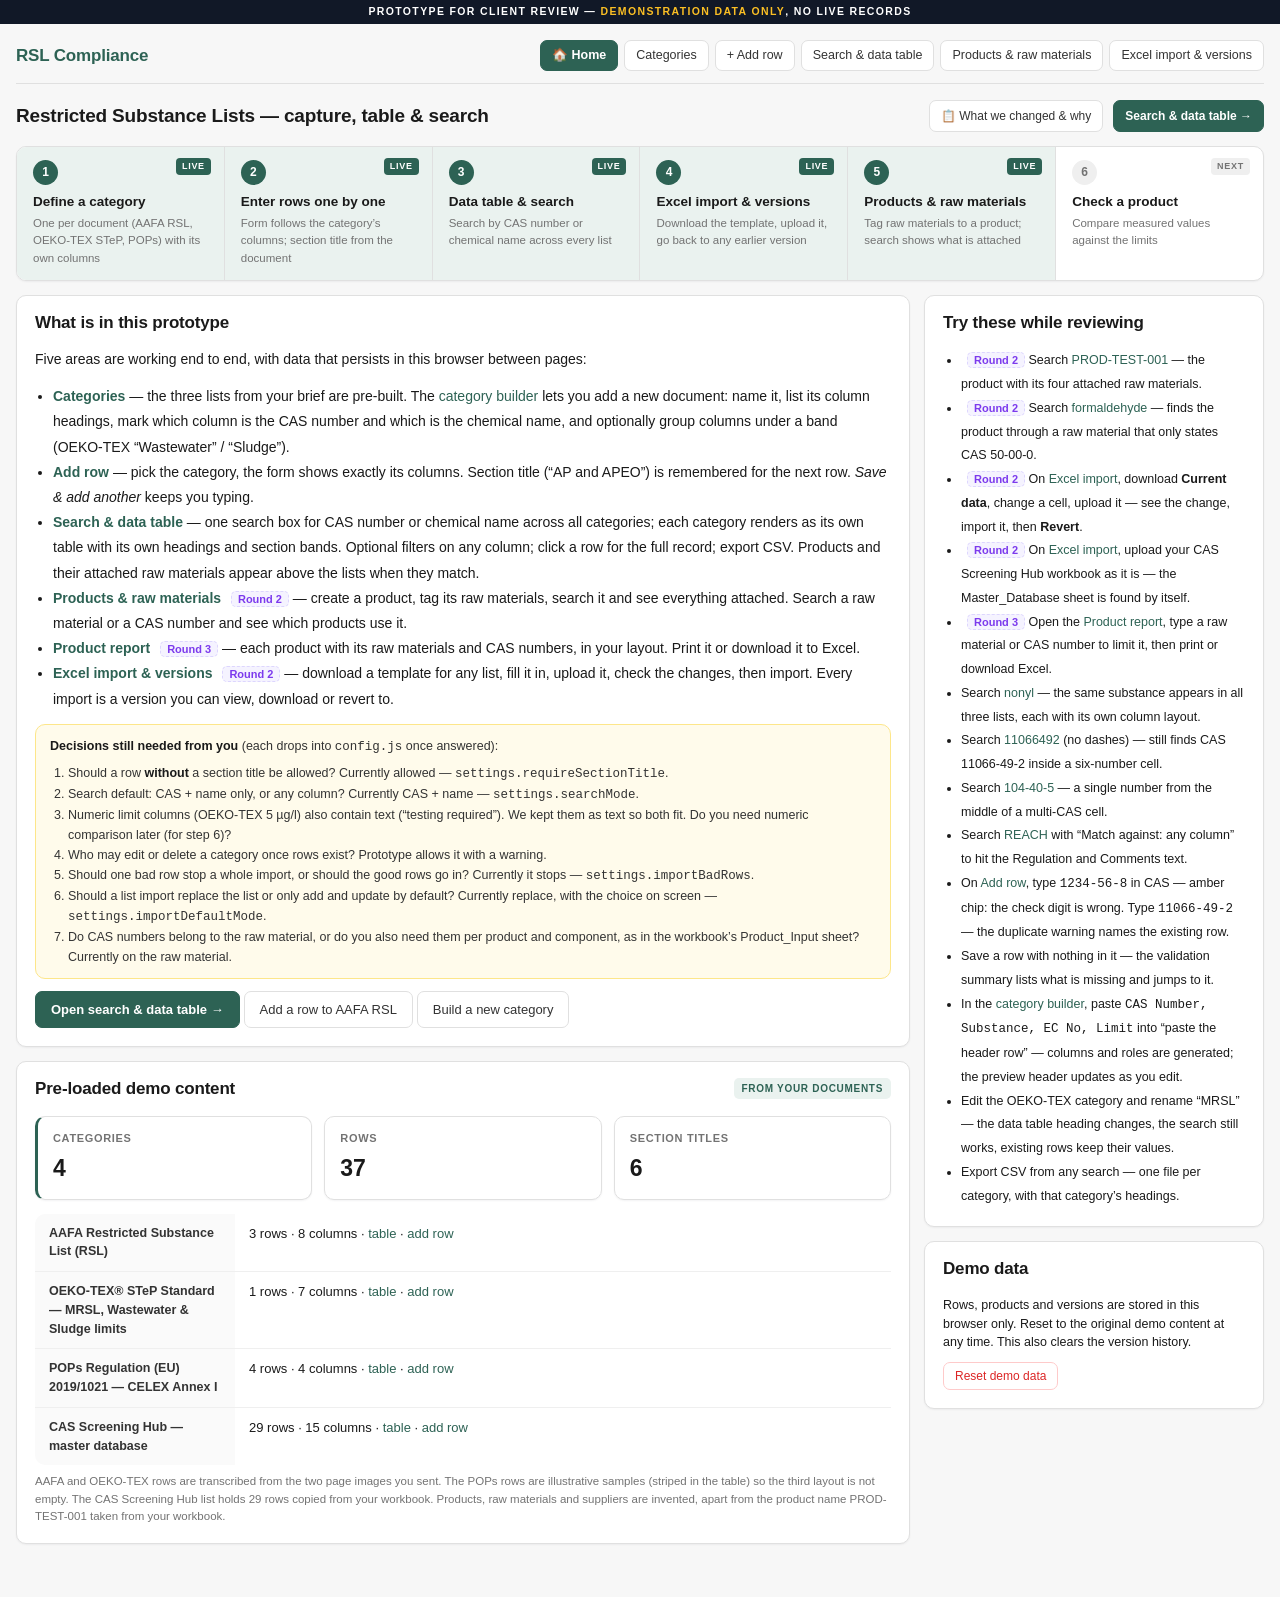
<file: prototype/index.html>
<!doctype html>
<html lang="en">
<head>
<meta charset="utf-8"><meta name="viewport" content="width=device-width, initial-scale=1">
<title>RSL / MRSL Compliance — Prototype</title>
<link rel="stylesheet" href="assets/css/theme.css">
<link rel="stylesheet" href="assets/css/print.css">
<link rel="stylesheet" href="assets/css/rsl.css">
</head>
<body>
<div class="proto-ribbon">Prototype for client review — <b>demonstration data only</b>, no live records</div>

<div class="page"><div class="wrap">
  <div class="pagebar">
    <h1>Restricted Substance Lists — capture, table &amp; search</h1>
    <span class="spacer"></span>
    <a class="btn sm" href="change-notes.html">&#128203; What we changed &amp; why</a>
    <a class="btn sm primary" href="data.html">Search &amp; data table &rarr;</a>
  </div>

  <div class="jsteps">
    <a class="jstep current" href="categories.html"><span class="tag">Live</span>
      <div class="n">1</div><div class="t">Define a category</div><div class="d">One per document (AAFA RSL, OEKO-TEX STeP, POPs) with its own columns</div></a>
    <a class="jstep current" href="entry.html"><span class="tag">Live</span>
      <div class="n">2</div><div class="t">Enter rows one by one</div><div class="d">Form follows the category’s columns; section title from the document</div></a>
    <a class="jstep current" href="data.html"><span class="tag">Live</span>
      <div class="n">3</div><div class="t">Data table &amp; search</div><div class="d">Search by CAS number or chemical name across every list</div></a>
    <a class="jstep current" href="import.html"><span class="tag">Live</span>
      <div class="n">4</div><div class="t">Excel import &amp; versions</div><div class="d">Download the template, upload it, go back to any earlier version</div></a>
    <a class="jstep current" href="products.html"><span class="tag">Live</span>
      <div class="n">5</div><div class="t">Products &amp; raw materials</div><div class="d">Tag raw materials to a product; search shows what is attached</div></a>
    <a class="jstep"><span class="tag draft">Next</span>
      <div class="n">6</div><div class="t">Check a product</div><div class="d">Compare measured values against the limits</div></a>
  </div>

  <div class="split">
    <div>
      <section class="card">
        <div class="ch"><h2>What is in this prototype</h2></div>
        <div class="cb">
          <p style="margin-top:0">Five areas are working end to end, with data that persists in this browser between pages:</p>
          <ul style="margin:0 0 12px;padding-left:18px;line-height:1.8">
            <li><a href="categories.html"><b>Categories</b></a> — the three lists from your brief are pre-built. The <a href="category-form.html">category builder</a> lets you add a new document: name it, list its column headings, mark which column is the CAS number and which is the chemical name, and optionally group columns under a band (OEKO-TEX “Wastewater” / “Sludge”).</li>
            <li><a href="entry.html?cat=aafa-rsl"><b>Add row</b></a> — pick the category, the form shows exactly its columns. Section title (“AP and APEO”) is remembered for the next row. <i>Save &amp; add another</i> keeps you typing.</li>
            <li><a href="data.html"><b>Search &amp; data table</b></a> — one search box for CAS number or chemical name across all categories; each category renders as its own table with its own headings and section bands. Optional filters on any column; click a row for the full record; export CSV. Products and their attached raw materials appear above the lists when they match.</li>
            <li><a href="products.html"><b>Products &amp; raw materials</b></a> <span class="rev">Round 2</span> — create a product, tag its raw materials, search it and see everything attached. Search a raw material or a CAS number and see which products use it.</li>
            <li><a href="report.html"><b>Product report</b></a> <span class="rev">Round 3</span> — each product with its raw materials and CAS numbers, in your layout. Print it or download it to Excel.</li>
<li><a href="import.html"><b>Excel import &amp; versions</b></a> <span class="rev">Round 2</span> — download a template for any list, fill it in, upload it, check the changes, then import. Every import is a version you can view, download or revert to.</li>
          </ul>
          <div class="callout warn"><b>Decisions still needed from you</b> (each drops into <code>config.js</code> once answered):
            <ol style="margin:6px 0 0;padding-left:18px">
              <li>Should a row <b>without</b> a section title be allowed? Currently allowed — <code>settings.requireSectionTitle</code>.</li>
              <li>Search default: CAS + name only, or any column? Currently CAS + name — <code>settings.searchMode</code>.</li>
              <li>Numeric limit columns (OEKO-TEX 5 µg/l) also contain text (“testing required”). We kept them as text so both fit. Do you need numeric comparison later (for step 6)?</li>
              <li>Who may edit or delete a category once rows exist? Prototype allows it with a warning.</li>
              <li>Should one bad row stop a whole import, or should the good rows go in? Currently it stops — <code>settings.importBadRows</code>.</li>
              <li>Should a list import replace the list or only add and update by default? Currently replace, with the choice on screen — <code>settings.importDefaultMode</code>.</li>
              <li>Do CAS numbers belong to the raw material, or do you also need them per product and component, as in the workbook’s Product_Input sheet? Currently on the raw material.</li>
            </ol>
          </div>
          <a class="btn primary" href="data.html">Open search &amp; data table &rarr;</a>
          <a class="btn" href="entry.html?cat=aafa-rsl">Add a row to AAFA RSL</a>
          <a class="btn" href="category-form.html">Build a new category</a>
        </div>
      </section>

      <section class="card">
        <div class="ch"><h2>Pre-loaded demo content</h2><span class="tag src">From your documents</span></div>
        <div class="cb">
          <div id="catKpis"></div>
          <div class="kv" id="demoKv" style="border:none"></div>
          <div class="hint" style="margin-top:8px">AAFA and OEKO-TEX rows are transcribed from the two page images you sent. The POPs rows are illustrative samples (striped in the table) so the third layout is not empty. The CAS Screening Hub list holds 29 rows copied from your workbook. Products, raw materials and suppliers are invented, apart from the product name PROD-TEST-001 taken from your workbook.</div>
        </div>
      </section>
    </div>

    <div>
      <section class="card">
        <div class="ch"><h2>Try these while reviewing</h2></div>
        <div class="cb"><ul style="margin:0;padding-left:18px;font-size:12.5px;line-height:1.9">
          <li><span class="rev">Round 2</span> Search <a href="products.html?q=PROD-TEST-001">PROD-TEST-001</a> — the product with its four attached raw materials.</li>
          <li><span class="rev">Round 2</span> Search <a href="products.html?q=formaldehyde">formaldehyde</a> — finds the product through a raw material that only states CAS 50-00-0.</li>
          <li><span class="rev">Round 2</span> On <a href="import.html?ds=oekotex-step">Excel import</a>, download <b>Current data</b>, change a cell, upload it — see the change, import it, then <b>Revert</b>.</li>
          <li><span class="rev">Round 2</span> On <a href="import.html?ds=cas-screening-master">Excel import</a>, upload your CAS Screening Hub workbook as it is — the Master_Database sheet is found by itself.</li>
          <li><span class="rev">Round 3</span> Open the <a href="report.html">Product report</a>, type a raw material or CAS number to limit it, then print or download Excel.</li>
          <li>Search <a href="data.html?q=nonyl">nonyl</a> — the same substance appears in all three lists, each with its own column layout.</li>
          <li>Search <a href="data.html?q=11066492">11066492</a> (no dashes) — still finds CAS 11066-49-2 inside a six-number cell.</li>
          <li>Search <a href="data.html?q=104-40-5">104-40-5</a> — a single number from the middle of a multi-CAS cell.</li>
          <li>Search <a href="data.html?q=REACH">REACH</a> with “Match against: any column” to hit the Regulation and Comments text.</li>
          <li>On <a href="entry.html?cat=oekotex-step">Add row</a>, type <code>1234-56-8</code> in CAS — amber chip: the check digit is wrong. Type <code>11066-49-2</code> — the duplicate warning names the existing row.</li>
          <li>Save a row with nothing in it — the validation summary lists what is missing and jumps to it.</li>
          <li>In the <a href="category-form.html">category builder</a>, paste <code>CAS Number, Substance, EC No, Limit</code> into “paste the header row” — columns and roles are generated; the preview header updates as you edit.</li>
          <li>Edit the OEKO-TEX category and rename “MRSL” — the data table heading changes, the search still works, existing rows keep their values.</li>
          <li>Export CSV from any search — one file per category, with that category’s headings.</li>
        </ul></div>
      </section>
      <section class="card">
        <div class="ch"><h2>Demo data</h2></div>
        <div class="cb">
          <p style="margin:0 0 10px;font-size:12.5px">Rows, products and versions are stored in this browser only. Reset to the original demo content at any time. This also clears the version history.</p>
          <button class="btn sm danger" type="button" id="btnReset">Reset demo data</button>
        </div>
      </section>
    </div>
  </div>
</div></div>

<script src="assets/js/config.js"></script>
<script src="assets/js/demo-data.js"></script>
<script src="assets/js/core.js"></script>
<script src="assets/js/rsl-common.js"></script>
<script>
  RSL.shell({ active: 'RSL' });
  (function () {
    const st = RSL.stats();
    UI.kpis('#catKpis', [
      { label: 'Categories', value: String(st.categories), accent: true },
      { label: 'Rows', value: String(st.entries) },
      { label: 'Section titles', value: String(st.sections) }
    ]);
    UI.kv('#demoKv', RSL.categories().map(c => [c.name, RSL.entries(c.id).length + ' rows · ' + c.columns.length + ' columns · <a href="data.html?cat=' + c.id + '">table</a> · <a href="entry.html?cat=' + c.id + '">add row</a>']));
    document.getElementById('btnReset').addEventListener('click', () => {
      if (confirm('Discard everything you added, including all versions, and restore the demo content?')) { RSL.reset(); location.reload(); }
    });
  })();
</script>
</body>
</html>
</file>
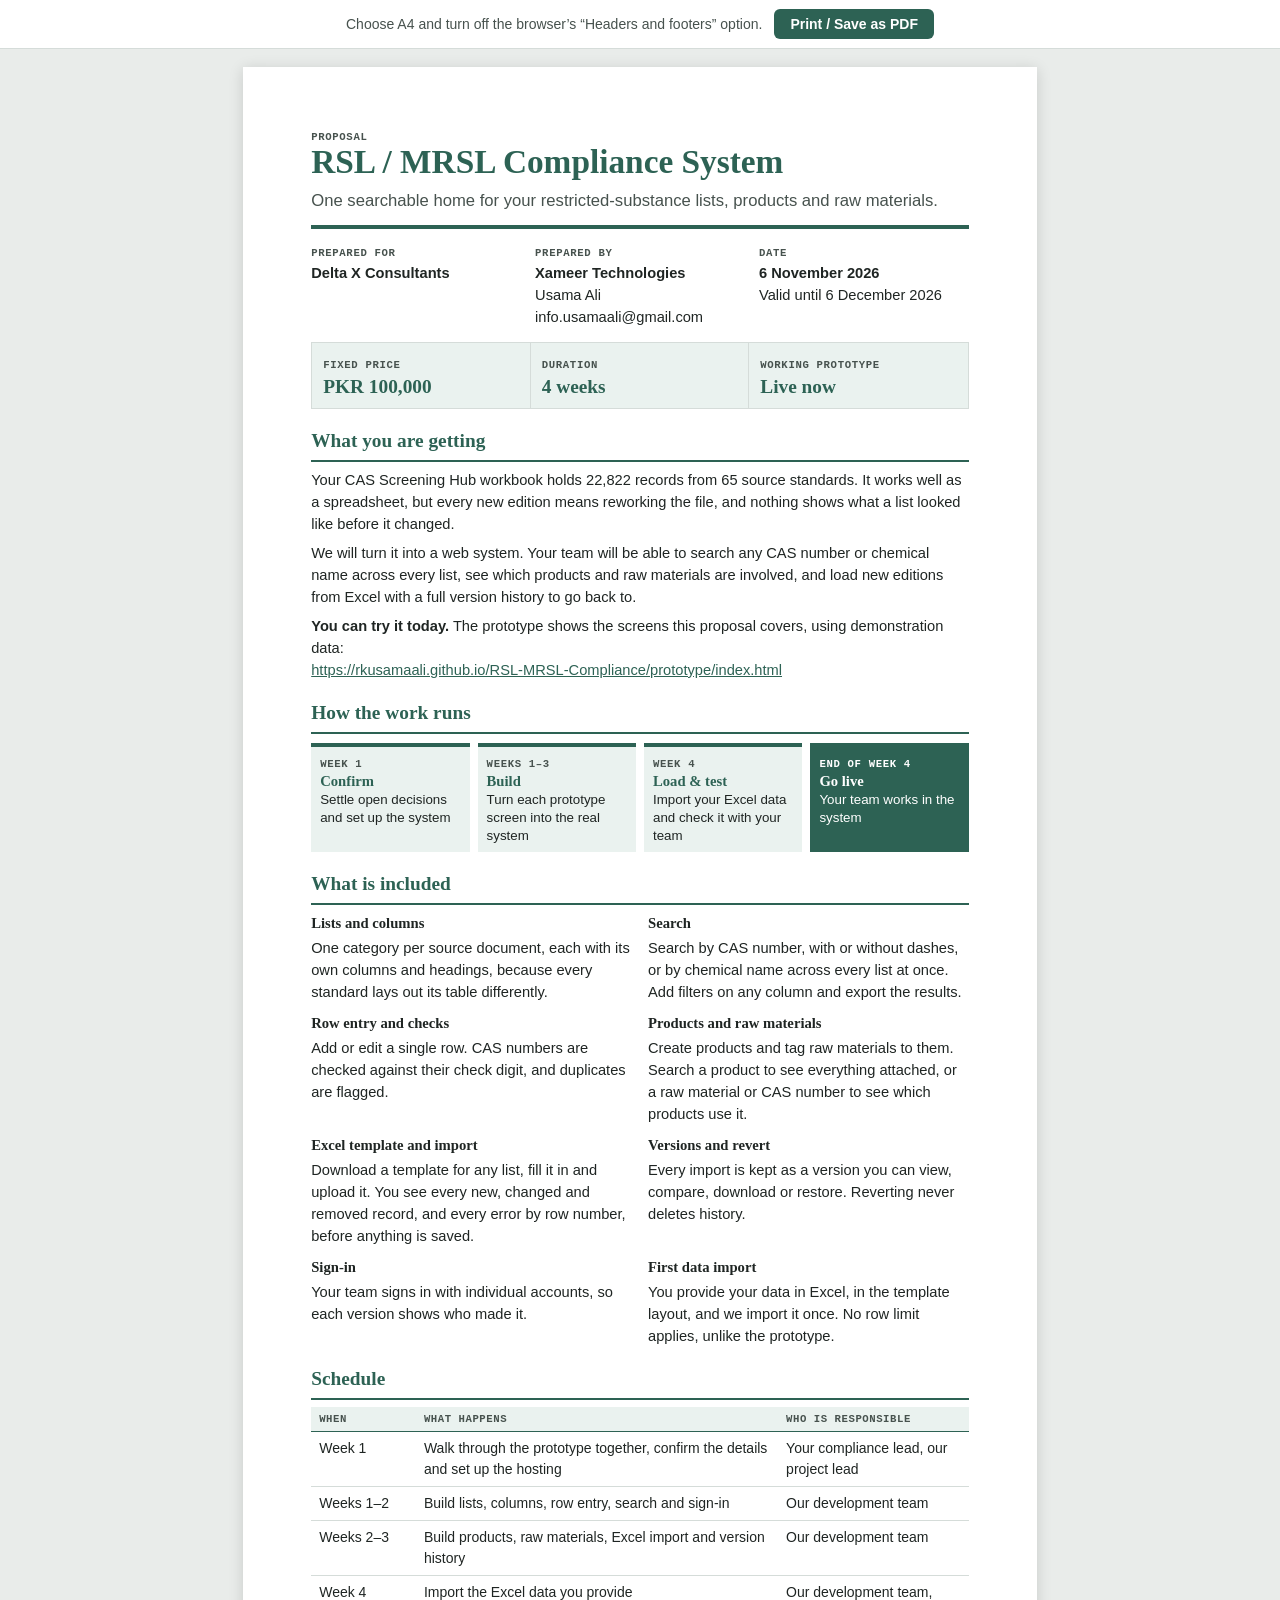
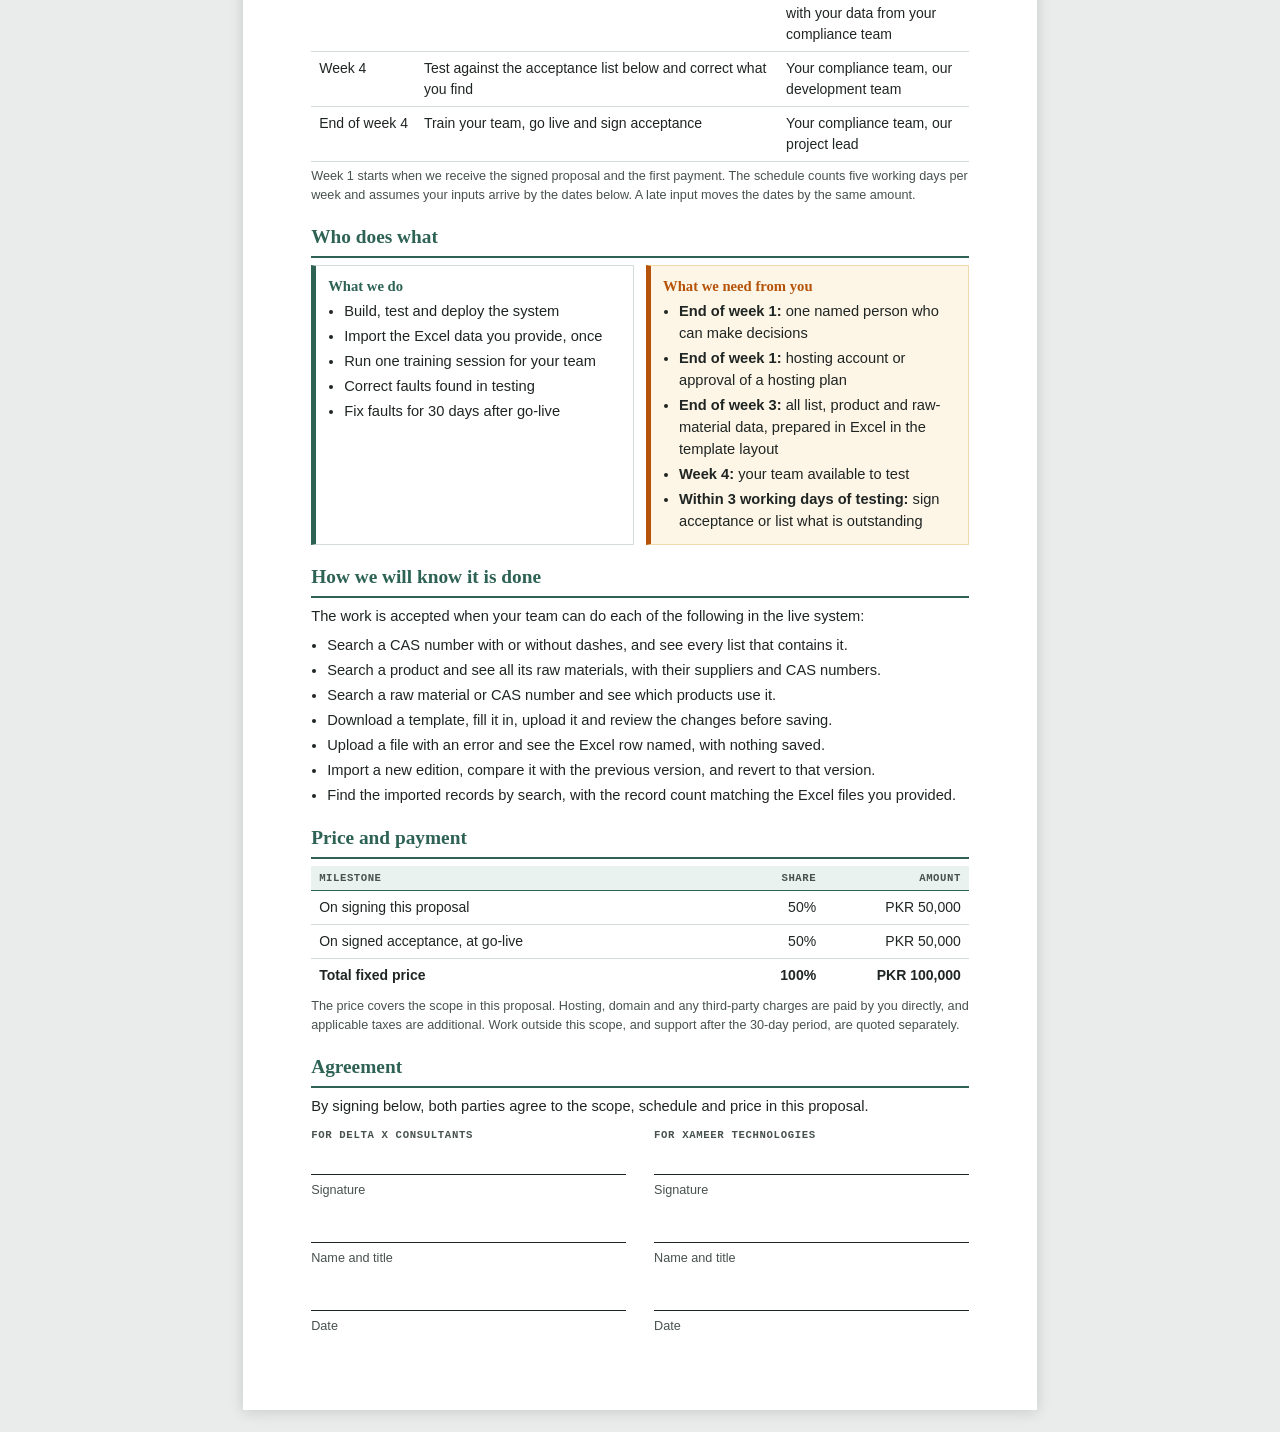
<file: proposal/RSL-MRSL-Compliance-Proposal.html>
<!doctype html>
<html lang="en">
<head>
<meta charset="utf-8">
<meta name="viewport" content="width=device-width, initial-scale=1">
<title>RSL / MRSL Compliance System — Proposal for Delta X Consultants</title>
<style>
  :root{
    --accent:#2d6254; --accent-lo:#eaf2ef; --ink:#1f2523; --ink-2:#47524e; --rule:#d5dcd9;
    --signal:#b45309; --signal-lo:#fdf5e6; --signal-rule:#efd9ad;
    --serif:Georgia,"Times New Roman",serif;
    --sans:Calibri,Carlito,"Segoe UI",Helvetica,Arial,sans-serif;
    --mono:Consolas,Menlo,monospace;
  }
  *{box-sizing:border-box}
  html{-webkit-print-color-adjust:exact;print-color-adjust:exact}
  body{margin:0;background:#e9ecea;color:var(--ink);font:11pt/1.5 var(--sans)}
  .sheet{width:210mm;margin:18px auto;padding:17mm 18mm;background:#fff;box-shadow:0 2px 14px rgba(0,0,0,.14)}
  .printbar{position:sticky;top:0;z-index:5;display:flex;justify-content:center;gap:12px;align-items:center;padding:9px;background:#fff;border-bottom:1px solid var(--rule);font-size:10.5pt;color:var(--ink-2)}
  .printbar button{font:600 10.5pt var(--sans);color:#fff;background:var(--accent);border:0;border-radius:6px;padding:7px 16px;cursor:pointer}

  h1,h2,h3{font-family:var(--serif);font-weight:700;color:var(--accent);margin:0}
  h1{font-size:25pt;line-height:1.15}
  h2{font-size:14.5pt;margin:0 0 7px;padding-bottom:4px;border-bottom:1.5pt solid var(--accent);break-after:avoid}
  h3{font-size:11pt;color:var(--ink);margin:0 0 3px}
  p{margin:0 0 7px}
  a{color:var(--accent)}
  section{margin-top:18px}
  .lab{font:600 8pt var(--mono);letter-spacing:.06em;text-transform:uppercase;color:var(--ink-2)}
  .note{font-size:9.5pt;color:var(--ink-2)}
  ul{margin:0;padding-left:16px}
  li{margin-bottom:3px}

  .mast{display:flex;justify-content:space-between;gap:20px;align-items:flex-end;padding-bottom:12px;border-bottom:3pt solid var(--accent)}
  .mast .sub{font-size:12.5pt;color:var(--ink-2);margin-top:6px}
  .parties{display:grid;grid-template-columns:1fr 1fr 1fr;gap:14px;margin-top:11px}
  .parties div b{display:block;font-size:11pt}
  .metrics{display:grid;grid-template-columns:repeat(3,1fr);gap:0;margin-top:14px;border:1px solid var(--rule)}
  .metrics > div{padding:9px 11px;border-right:1px solid var(--rule);background:var(--accent-lo)}
  .metrics > div:last-child{border-right:0}
  .metrics b{display:block;font:700 14.5pt var(--serif);color:var(--accent);line-height:1.3;white-space:nowrap}

  table{width:100%;border-collapse:collapse;font-size:10.5pt}
  th{font:600 8pt var(--mono);letter-spacing:.05em;text-transform:uppercase;text-align:left;color:var(--ink-2);background:var(--accent-lo);padding:6px 8px;border-bottom:1pt solid var(--accent)}
  td{padding:6px 8px;border-bottom:.5pt solid var(--rule);vertical-align:top}
  tr{break-inside:avoid}
  td.nw{white-space:nowrap}
  td.num,th.num{text-align:right;white-space:nowrap}
  tfoot td{font-weight:700;border-top:1pt solid var(--accent);border-bottom:0}

  .stages{display:grid;grid-template-columns:repeat(4,1fr);gap:8px;margin-top:9px}
  .stage{border-top:3pt solid var(--accent);background:var(--accent-lo);padding:7px 9px;font-size:10pt;line-height:1.35}
  .stage b{display:block;font-family:var(--serif);font-size:11pt;color:var(--accent)}
  .stage.end{background:var(--accent);color:#fff}
  .stage.end b,.stage.end .lab{color:#fff}

  .scope{display:grid;grid-template-columns:1fr 1fr;gap:9px 16px}
  .scope > div{break-inside:avoid}
  .yours{border:1px solid var(--signal-rule);border-left:4pt solid var(--signal);background:var(--signal-lo);padding:9px 12px;break-inside:avoid}
  .yours h3{color:var(--signal);font-family:var(--serif)}
  .two{display:grid;grid-template-columns:1fr 1fr;gap:12px;margin-top:4px}
  .ours{border:1px solid var(--rule);border-left:4pt solid var(--accent);padding:9px 12px;break-inside:avoid}
  .ours h3{color:var(--accent);font-family:var(--serif)}
  .keep{break-inside:avoid}
  ol.points{margin:0;padding-left:19px}
  ol.points li{margin-bottom:3px}

  .sign{display:grid;grid-template-columns:1fr 1fr;gap:28px;margin-top:12px}
  .line{border-bottom:.75pt solid var(--ink);height:34px;margin-bottom:3px}
  .sign .row{margin-bottom:9px}

  @page{size:A4;margin:15mm 16mm 16mm;
    @bottom-left{content:"RSL / MRSL Compliance System — Proposal";font:8pt Calibri,Carlito,Arial,sans-serif;color:#47524e}
    @bottom-right{content:"Page " counter(page) " of " counter(pages);font:8pt Calibri,Carlito,Arial,sans-serif;color:#47524e}
  }
  @media print{
    body{background:#fff;font-size:10.5pt}
    .printbar{display:none}
    .sheet{width:auto;margin:0;padding:0;box-shadow:none}
    a{text-decoration:none}
  }
  @media (max-width:800px){.sheet{width:auto;margin:0;padding:18px}}
</style>
</head>
<body>

<div class="printbar">
  <span>Choose A4 and turn off the browser’s “Headers and footers” option.</span>
  <button type="button" onclick="window.print()">Print / Save as PDF</button>
</div>

<main class="sheet">

  <header class="mast">
    <div>
      <div class="lab">Proposal</div>
      <h1>RSL / MRSL Compliance System</h1>
      <div class="sub">One searchable home for your restricted-substance lists, products and raw materials.</div>
    </div>
  </header>

  <div class="parties">
    <div><span class="lab">Prepared for</span><b>Delta X Consultants</b></div>
    <div><span class="lab">Prepared by</span><b>Xameer Technologies</b>Usama Ali<br>info.usamaali@gmail.com</div>
    <div><span class="lab">Date</span><b>6 November 2026</b>Valid until 6 December 2026</div>
  </div>

  <div class="metrics">
    <div><span class="lab">Fixed price</span><b>PKR 100,000</b></div>
    <div><span class="lab">Duration</span><b>4 weeks</b></div>
    <div><span class="lab">Working prototype</span><b>Live now</b></div>
  </div>

  <section>
    <h2>What you are getting</h2>
    <p>Your CAS Screening Hub workbook holds 22,822 records from 65 source standards. It works well as a spreadsheet, but every new edition means reworking the file, and nothing shows what a list looked like before it changed.</p>
    <p>We will turn it into a web system. Your team will be able to search any CAS number or chemical name across every list, see which products and raw materials are involved, and load new editions from Excel with a full version history to go back to.</p>
    <p><b>You can try it today.</b> The prototype shows the screens this proposal covers, using demonstration data:<br>
    <a href="https://rkusamaali.github.io/RSL-MRSL-Compliance/prototype/index.html">https://rkusamaali.github.io/RSL-MRSL-Compliance/prototype/index.html</a></p>
  </section>

  <section>
    <h2>How the work runs</h2>
    <div class="stages">
      <div class="stage"><span class="lab">Week 1</span><b>Confirm</b>Settle open decisions and set up the system</div>
      <div class="stage"><span class="lab">Weeks 1–3</span><b>Build</b>Turn each prototype screen into the real system</div>
      <div class="stage"><span class="lab">Week 4</span><b>Load &amp; test</b>Import your Excel data and check it with your team</div>
      <div class="stage end"><span class="lab">End of week 4</span><b>Go live</b>Your team works in the system</div>
    </div>
  </section>

  <section>
    <h2>What is included</h2>
    <div class="scope">
      <div><h3>Lists and columns</h3>One category per source document, each with its own columns and headings, because every standard lays out its table differently.</div>
      <div><h3>Search</h3>Search by CAS number, with or without dashes, or by chemical name across every list at once. Add filters on any column and export the results.</div>
      <div><h3>Row entry and checks</h3>Add or edit a single row. CAS numbers are checked against their check digit, and duplicates are flagged.</div>
      <div><h3>Products and raw materials</h3>Create products and tag raw materials to them. Search a product to see everything attached, or a raw material or CAS number to see which products use it.</div>
      <div><h3>Excel template and import</h3>Download a template for any list, fill it in and upload it. You see every new, changed and removed record, and every error by row number, before anything is saved.</div>
      <div><h3>Versions and revert</h3>Every import is kept as a version you can view, compare, download or restore. Reverting never deletes history.</div>
      <div><h3>Sign-in</h3>Your team signs in with individual accounts, so each version shows who made it.</div>
      <div><h3>First data import</h3>You provide your data in Excel, in the template layout, and we import it once. No row limit applies, unlike the prototype.</div>
    </div>
  </section>

  <section>
    <h2>Schedule</h2>
    <table>
      <thead><tr><th style="width:13%">When</th><th>What happens</th><th style="width:29%">Who is responsible</th></tr></thead>
      <tbody>
        <tr><td class="nw">Week 1</td><td>Walk through the prototype together, confirm the details and set up the hosting</td><td>Your compliance lead, our project lead</td></tr>
        <tr><td class="nw">Weeks 1–2</td><td>Build lists, columns, row entry, search and sign-in</td><td>Our development team</td></tr>
        <tr><td class="nw">Weeks 2–3</td><td>Build products, raw materials, Excel import and version history</td><td>Our development team</td></tr>
        <tr><td class="nw">Week 4</td><td>Import the Excel data you provide</td><td>Our development team, with your data from your compliance team</td></tr>
        <tr><td class="nw">Week 4</td><td>Test against the acceptance list below and correct what you find</td><td>Your compliance team, our development team</td></tr>
        <tr><td class="nw">End of week 4</td><td>Train your team, go live and sign acceptance</td><td>Your compliance team, our project lead</td></tr>
      </tbody>
    </table>
    <p class="note" style="margin-top:5px">Week 1 starts when we receive the signed proposal and the first payment. The schedule counts five working days per week and assumes your inputs arrive by the dates below. A late input moves the dates by the same amount.</p>
  </section>

  <section>
    <h2>Who does what</h2>
    <div class="two">
      <div class="ours">
        <h3>What we do</h3>
        <ul>
          <li>Build, test and deploy the system</li>
          <li>Import the Excel data you provide, once</li>
          <li>Run one training session for your team</li>
          <li>Correct faults found in testing</li>
          <li>Fix faults for 30 days after go-live</li>
        </ul>
      </div>
      <div class="yours">
        <h3>What we need from you</h3>
        <ul>
          <li><b>End of week 1:</b> one named person who can make decisions</li>
          <li><b>End of week 1:</b> hosting account or approval of a hosting plan</li>
          <li><b>End of week 3:</b> all list, product and raw-material data, prepared in Excel in the template layout</li>
          <li><b>Week 4:</b> your team available to test</li>
          <li><b>Within 3 working days of testing:</b> sign acceptance or list what is outstanding</li>
        </ul>
      </div>
    </div>
  </section>

  <section>
    <h2>How we will know it is done</h2>
    <p>The work is accepted when your team can do each of the following in the live system:</p>
    <ul>
      <li>Search a CAS number with or without dashes, and see every list that contains it.</li>
      <li>Search a product and see all its raw materials, with their suppliers and CAS numbers.</li>
      <li>Search a raw material or CAS number and see which products use it.</li>
      <li>Download a template, fill it in, upload it and review the changes before saving.</li>
      <li>Upload a file with an error and see the Excel row named, with nothing saved.</li>
      <li>Import a new edition, compare it with the previous version, and revert to that version.</li>
      <li>Find the imported records by search, with the record count matching the Excel files you provided.</li>
    </ul>
  </section>

  <section class="keep">
    <h2>Price and payment</h2>
    <table>
      <thead><tr><th>Milestone</th><th style="width:16%" class="num">Share</th><th style="width:22%" class="num">Amount</th></tr></thead>
      <tbody>
        <tr><td>On signing this proposal</td><td class="num">50%</td><td class="num">PKR 50,000</td></tr>
        <tr><td>On signed acceptance, at go-live</td><td class="num">50%</td><td class="num">PKR 50,000</td></tr>
      </tbody>
      <tfoot><tr><td>Total fixed price</td><td class="num">100%</td><td class="num">PKR 100,000</td></tr></tfoot>
    </table>
    <p class="note" style="margin-top:5px">The price covers the scope in this proposal. Hosting, domain and any third-party charges are paid by you directly, and applicable taxes are additional. Work outside this scope, and support after the 30-day period, are quoted separately.</p>
  </section>

  <section class="keep">
    <h2>Agreement</h2>
    <p>By signing below, both parties agree to the scope, schedule and price in this proposal.</p>
    <div class="sign">
      <div>
        <div class="lab">For Delta X Consultants</div>
        <div class="row"><div class="line"></div><span class="note">Signature</span></div>
        <div class="row"><div class="line"></div><span class="note">Name and title</span></div>
        <div class="row"><div class="line"></div><span class="note">Date</span></div>
      </div>
      <div>
        <div class="lab">For Xameer Technologies</div>
        <div class="row"><div class="line"></div><span class="note">Signature</span></div>
        <div class="row"><div class="line"></div><span class="note">Name and title</span></div>
        <div class="row"><div class="line"></div><span class="note">Date</span></div>
      </div>
    </div>
  </section>

</main>
</body>
</html>
</file>
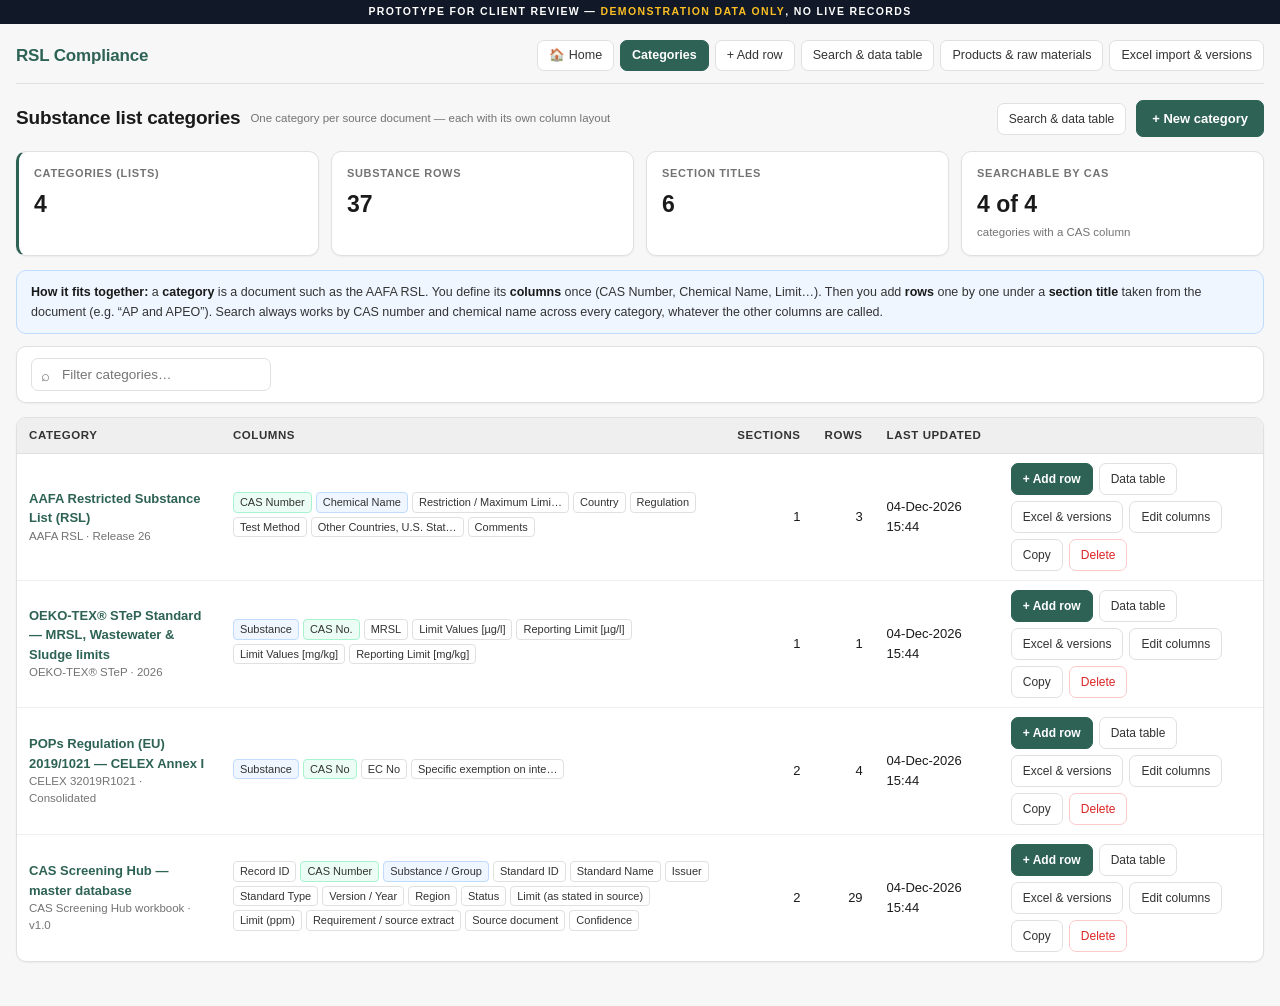
<file: prototype/categories.html>
<!doctype html>
<html lang="en">
<head>
<meta charset="utf-8">
<meta name="viewport" content="width=device-width, initial-scale=1">
<title>Categories — RSL Compliance Prototype</title>
<link rel="stylesheet" href="assets/css/theme.css">
<link rel="stylesheet" href="assets/css/print.css">
<link rel="stylesheet" href="assets/css/rsl.css">
</head>
<body>

<div class="proto-ribbon">Prototype for client review — <b>demonstration data only</b>, no live records</div>

<div class="page"><div class="wrap">

  <div class="pagebar">
    <h1>Substance list categories</h1>
    <span class="hint">One category per source document — each with its own column layout</span>
    <span class="spacer"></span>
    <a class="btn sm" href="data.html">Search &amp; data table</a>
    <a class="btn primary" href="category-form.html">+ New category</a>
  </div>

  <div id="kpis"></div>

  <div class="callout">
    <b>How it fits together:</b> a <b>category</b> is a document such as the AAFA RSL. You define its
    <b>columns</b> once (CAS Number, Chemical Name, Limit…). Then you add <b>rows</b> one by one under a
    <b>section title</b> taken from the document (e.g. “AP and APEO”). Search always works by CAS number and
    chemical name across every category, whatever the other columns are called.
  </div>

  <div id="list"></div>

</div></div>

<script src="assets/js/config.js"></script>
<script src="assets/js/demo-data.js"></script>
<script src="assets/js/core.js"></script>
<script src="assets/js/rsl-common.js"></script>
<script src="assets/js/categories-app.js"></script>
</body>
</html>
</file>
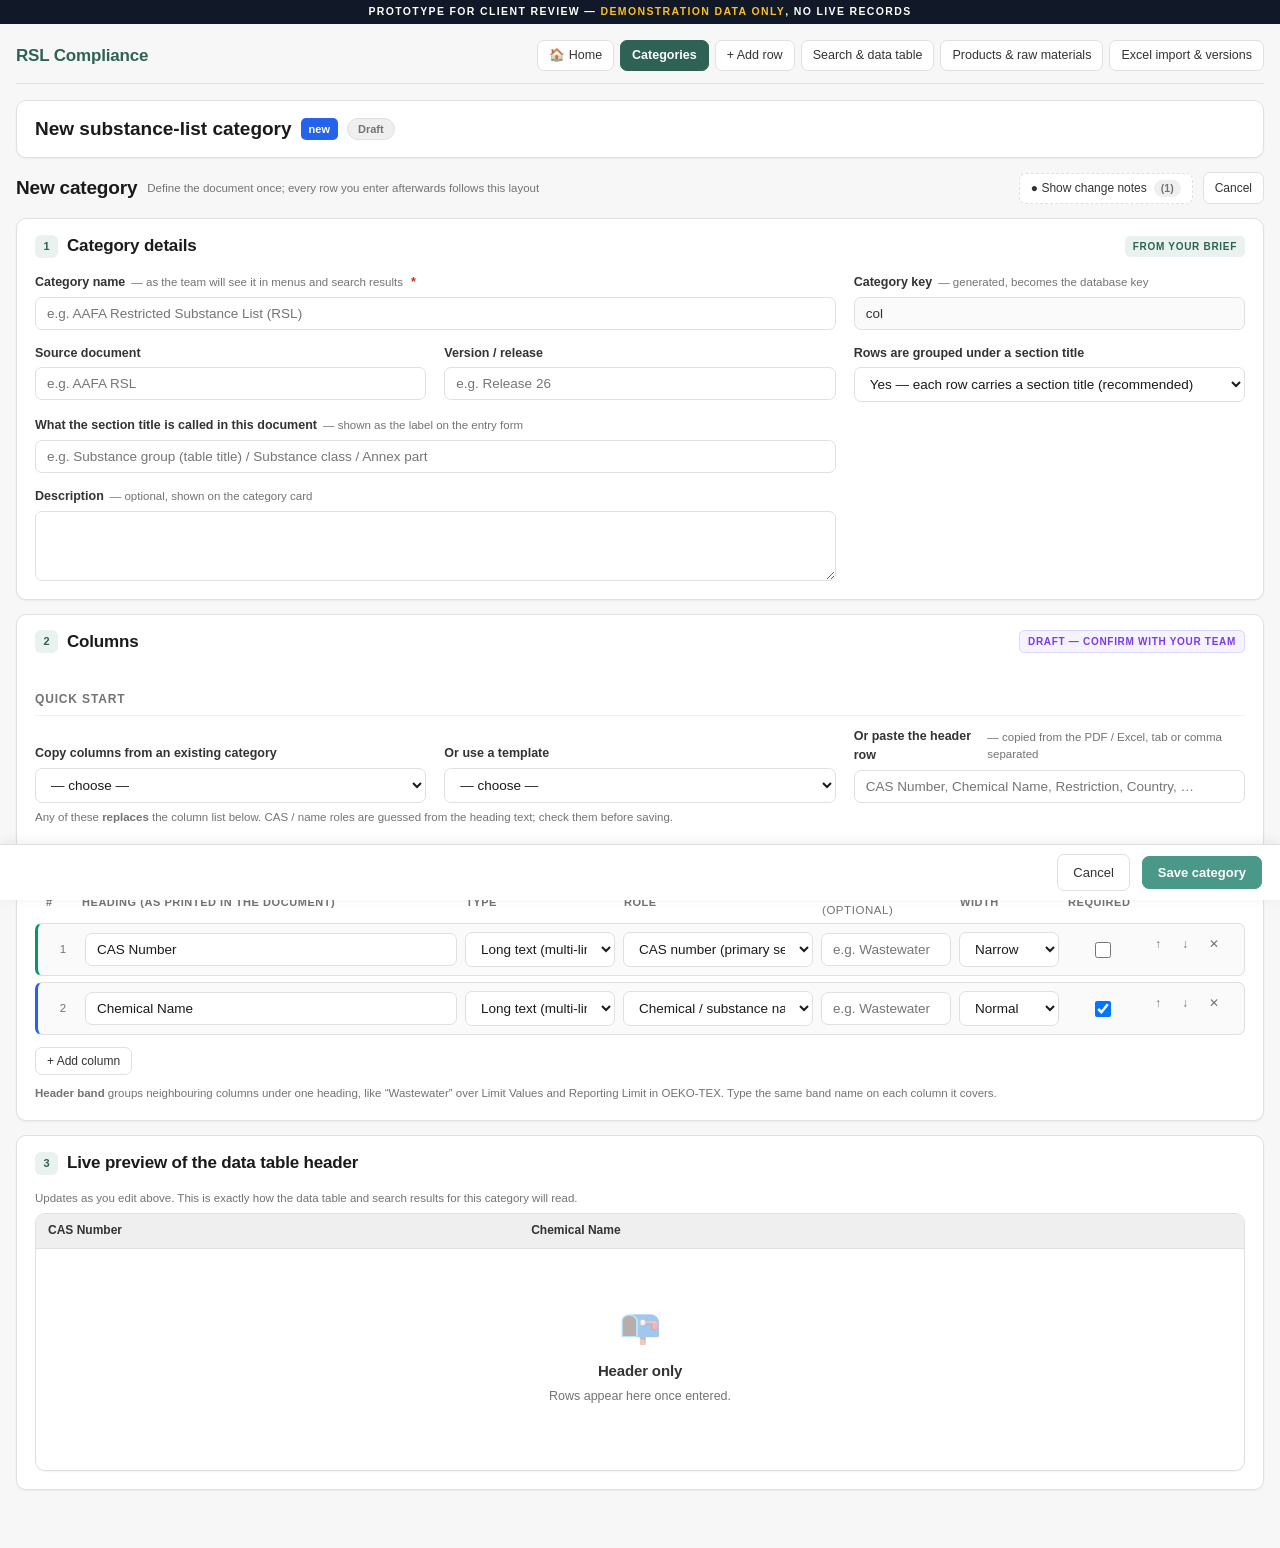
<file: prototype/category-form.html>
<!doctype html>
<html lang="en">
<head>
<meta charset="utf-8">
<meta name="viewport" content="width=device-width, initial-scale=1">
<title>Category builder — RSL Compliance Prototype</title>
<link rel="stylesheet" href="assets/css/theme.css">
<link rel="stylesheet" href="assets/css/print.css">
<link rel="stylesheet" href="assets/css/rsl.css">
</head>
<body class="hide-notes">

<div class="proto-ribbon">Prototype for client review — <b>demonstration data only</b>, no live records</div>

<div class="page"><div class="wrap">

  <div id="recordHeader"></div>

  <div class="pagebar">
    <h1 id="pageTitle">New category</h1>
    <span class="hint">Define the document once; every row you enter afterwards follows this layout</span>
    <span class="spacer"></span>
    <button class="btn sm tgl" type="button" id="btnNotes" aria-pressed="false">&#9679; Show change notes <span class="cnt" id="notesCount"></span></button>
    <a class="btn sm" href="categories.html">Cancel</a>
  </div>

  <div class="vsummary" id="vsummary"></div>

  <section class="card" id="sec-1" data-num="1" data-title="Category details">
    <div class="ch"><h2><span class="num">1</span> Category details</h2><span class="tag src">From your brief</span></div>
    <div class="cb">
      <div class="grid3">
        <div class="field span2">
          <label class="req">Category name <span class="hint">— as the team will see it in menus and search results</span></label>
          <input type="text" id="fName" data-required="1" placeholder="e.g. AAFA Restricted Substance List (RSL)">
          <span class="err-msg">Required</span>
        </div>
        <div class="field">
          <label>Category key <span class="hint">— generated, becomes the database key</span></label>
          <input type="text" id="fKey" readonly>
        </div>
        <div class="field">
          <label>Source document</label>
          <input type="text" id="fSource" placeholder="e.g. AAFA RSL">
        </div>
        <div class="field">
          <label>Version / release</label>
          <input type="text" id="fVersion" placeholder="e.g. Release 26">
        </div>
        <div class="field">
          <label>Rows are grouped under a section title</label>
          <select id="fHasSections">
            <option value="yes">Yes — each row carries a section title (recommended)</option>
            <option value="no">No — a flat list</option>
          </select>
        </div>
        <div class="field span2">
          <label>What the section title is called in this document <span class="hint">— shown as the label on the entry form</span></label>
          <input type="text" id="fSectionLabel" placeholder="e.g. Substance group (table title) / Substance class / Annex part">
        </div>
        <div class="field span2">
          <label>Description <span class="hint">— optional, shown on the category card</span></label>
          <textarea id="fDesc" rows="2"></textarea>
        </div>
      </div>
    </div>
  </section>

  <section class="card" id="sec-2" data-num="2" data-title="Columns">
    <div class="ch"><h2><span class="num">2</span> Columns</h2><span class="tag draft">Draft — confirm with your team</span></div>
    <div class="cb">
      <details class="change-note" open>
        <summary>Two columns carry a “role” so that search works the same way across every document</summary>
        <div class="cn-body">
          <p><span class="cn-k">What changed</span> — each column can be marked as the <b>CAS number</b> column or the <b>chemical / substance name</b> column. The heading text itself can differ per document (“CAS Number”, “CAS No.”, “CAS No”).</p>
          <p><span class="cn-k">Why</span> — you asked for CAS number and chemical name to be the primary search across all lists. The role, not the heading, is what the search reads, so a renamed heading never breaks it.</p>
        </div>
      </details>

      <div class="sub">Quick start</div>
      <div class="grid3" style="align-items:end">
        <div class="field">
          <label>Copy columns from an existing category</label>
          <select id="fCopyFrom"><option value="">— choose —</option></select>
        </div>
        <div class="field">
          <label>Or use a template</label>
          <select id="fPreset"><option value="">— choose —</option></select>
        </div>
        <div class="field">
          <label>Or paste the header row <span class="hint">— copied from the PDF / Excel, tab or comma separated</span></label>
          <input type="text" id="fPaste" placeholder="CAS Number, Chemical Name, Restriction, Country, …">
        </div>
      </div>
      <div class="hint" style="margin:6px 0 14px">Any of these <b>replaces</b> the column list below. CAS / name roles are guessed from the heading text; check them before saving.</div>

      <div class="sub">Column list <span class="hint">— order here is the order in the data table</span></div>
      <div class="colb-wrap">
        <div class="colb-head"><div>#</div><div>Heading (as printed in the document)</div><div>Type</div><div>Role</div><div>Header band <span class="hint">(optional)</span></div><div>Width</div><div>Required</div><div></div></div>
        <div id="cols"></div>
      </div>
      <button class="btn sm" type="button" id="btnAddCol" style="margin-top:6px">+ Add column</button>
      <div class="hint" style="margin-top:10px"><b>Header band</b> groups neighbouring columns under one heading, like “Wastewater” over Limit Values and Reporting Limit in OEKO-TEX. Type the same band name on each column it covers.</div>
    </div>
  </section>

  <section class="card" id="sec-3" data-num="3" data-title="Preview">
    <div class="ch"><h2><span class="num">3</span> Live preview of the data table header</h2></div>
    <div class="cb">
      <p class="preview-note">Updates as you edit above. This is exactly how the data table and search results for this category will read.</p>
      <div id="preview"></div>
    </div>
  </section>

  <div class="actionbar">
    <span class="save-state" id="saveState"></span>
    <span class="spacer"></span>
    <a class="btn" href="categories.html">Cancel</a>
    <button class="btn primary save" type="button" id="btnSave">Save category</button>
  </div>

</div></div>

<script src="assets/js/config.js"></script>
<script src="assets/js/demo-data.js"></script>
<script src="assets/js/core.js"></script>
<script src="assets/js/rsl-common.js"></script>
<script src="assets/js/category-form-app.js"></script>
</body>
</html>
</file>
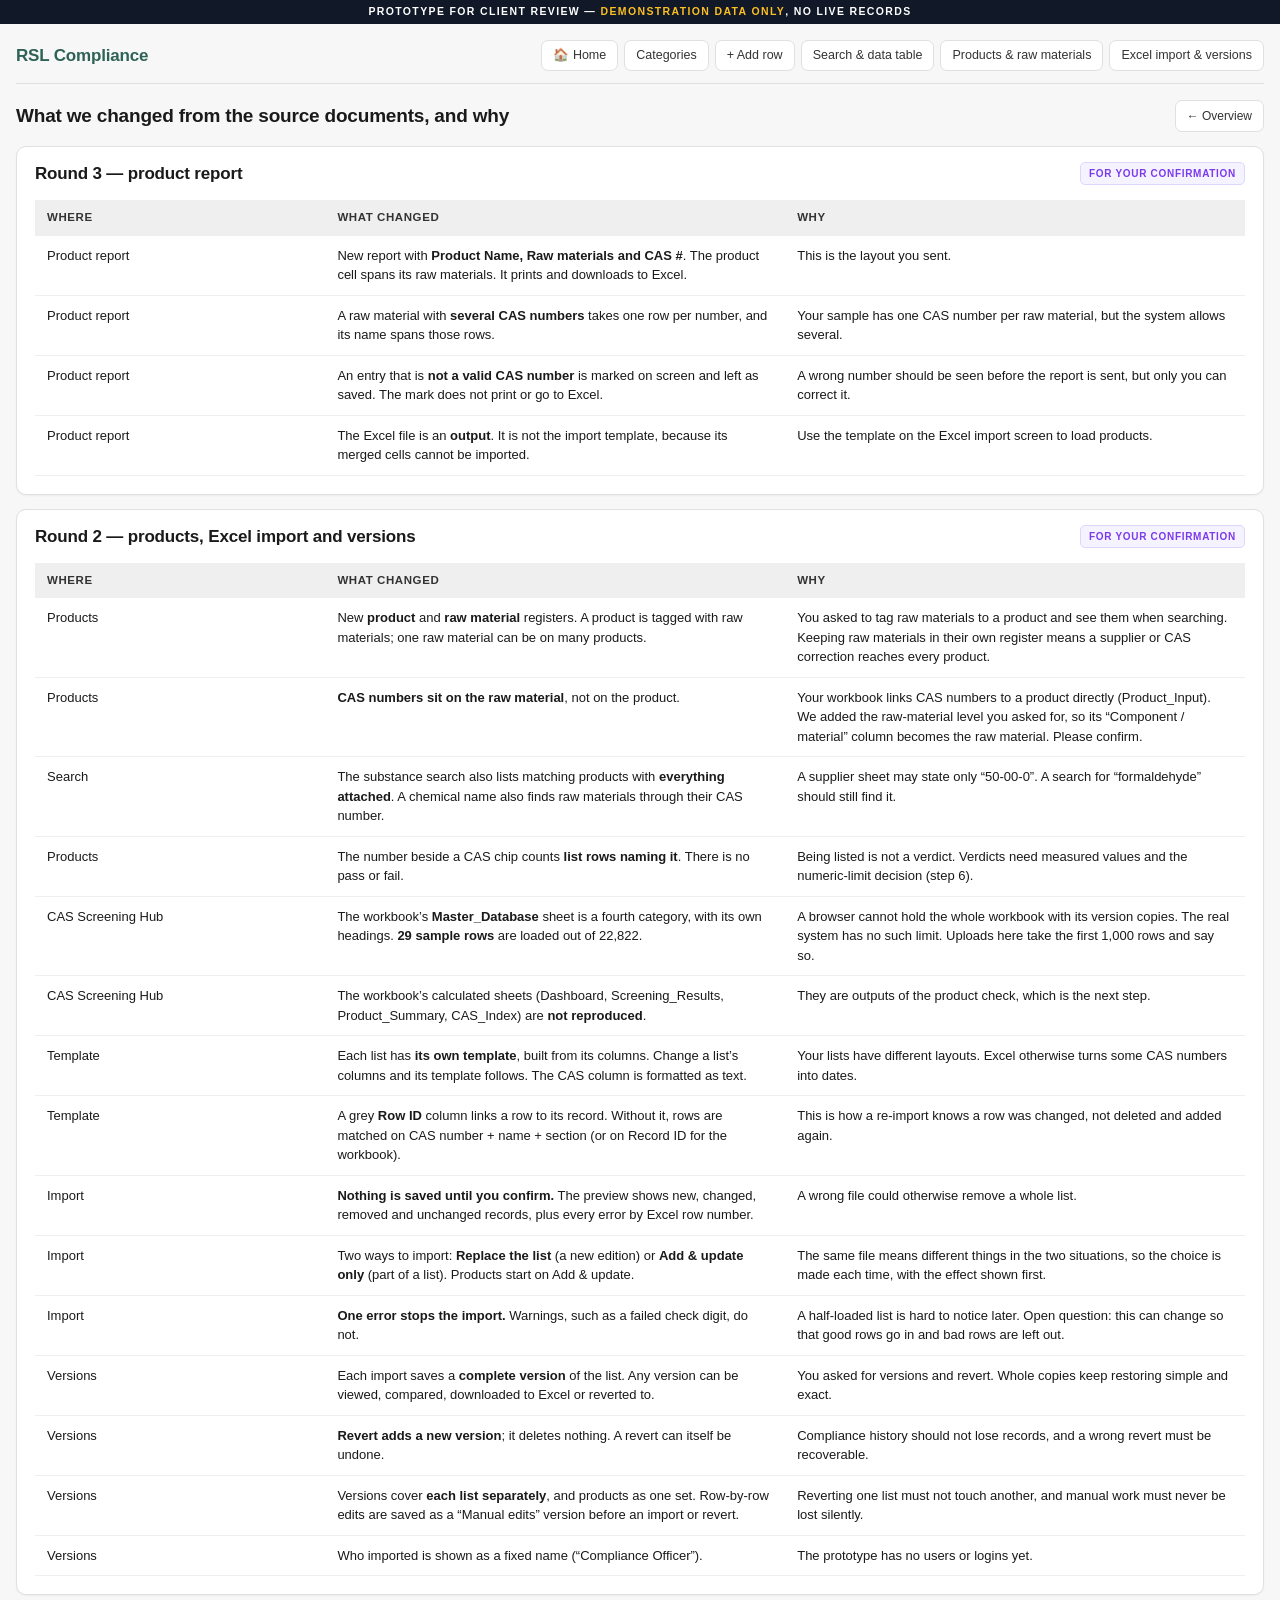
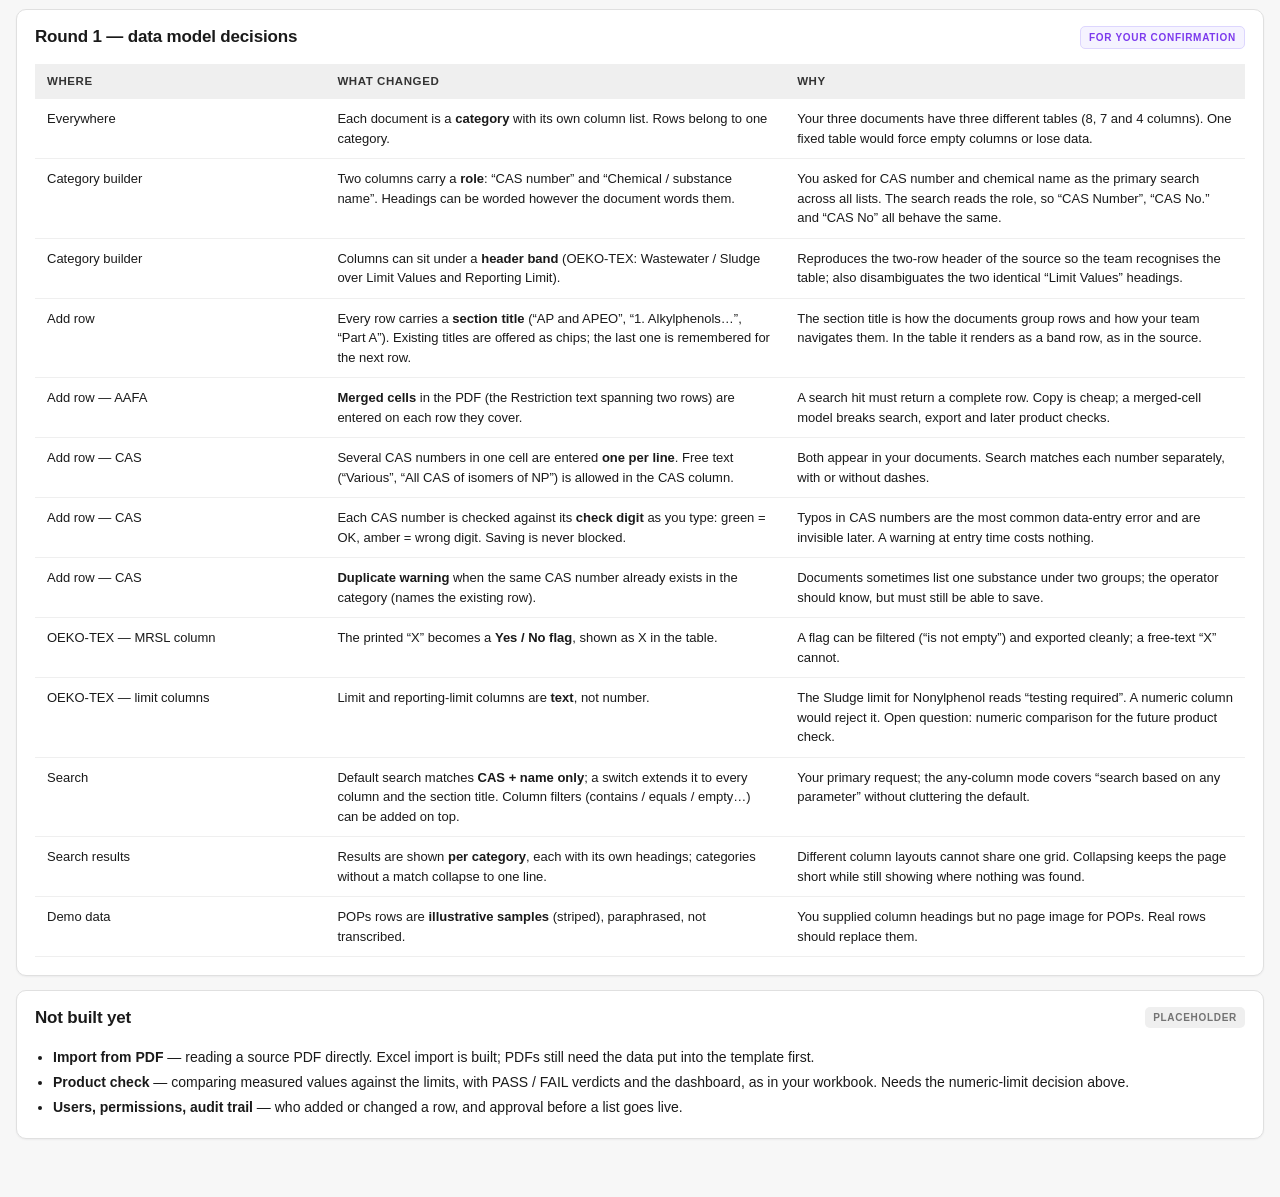
<file: prototype/change-notes.html>
<!doctype html>
<html lang="en">
<head>
<meta charset="utf-8"><meta name="viewport" content="width=device-width, initial-scale=1">
<title>What we changed &amp; why — RSL Compliance Prototype</title>
<link rel="stylesheet" href="assets/css/theme.css">
<link rel="stylesheet" href="assets/css/print.css">
<link rel="stylesheet" href="assets/css/rsl.css">
</head>
<body>
<div class="proto-ribbon">Prototype for client review — <b>demonstration data only</b>, no live records</div>

<div class="page"><div class="wrap">
  <div class="pagebar">
    <h1>What we changed from the source documents, and why</h1>
    <span class="spacer"></span>
    <a class="btn sm" href="index.html">&larr; Overview</a>
  </div>

  <section class="card">
    <div class="ch"><h2>Round 3 — product report</h2><span class="tag draft">For your confirmation</span></div>
    <div class="cb">
      <table class="notes">
        <thead><tr><th style="width:24%">Where</th><th style="width:38%">What changed</th><th>Why</th></tr></thead>
        <tbody>
          <tr><td>Product report</td><td>New report with <b>Product Name, Raw materials and CAS #</b>. The product cell spans its raw materials. It prints and downloads to Excel.</td><td>This is the layout you sent.</td></tr>
          <tr><td>Product report</td><td>A raw material with <b>several CAS numbers</b> takes one row per number, and its name spans those rows.</td><td>Your sample has one CAS number per raw material, but the system allows several.</td></tr>
          <tr><td>Product report</td><td>An entry that is <b>not a valid CAS number</b> is marked on screen and left as saved. The mark does not print or go to Excel.</td><td>A wrong number should be seen before the report is sent, but only you can correct it.</td></tr>
          <tr><td>Product report</td><td>The Excel file is an <b>output</b>. It is not the import template, because its merged cells cannot be imported.</td><td>Use the template on the Excel import screen to load products.</td></tr>
        </tbody>
      </table>
    </div>
  </section>

  <section class="card">
    <div class="ch"><h2>Round 2 — products, Excel import and versions</h2><span class="tag draft">For your confirmation</span></div>
    <div class="cb">
      <table class="notes">
        <thead><tr><th style="width:24%">Where</th><th style="width:38%">What changed</th><th>Why</th></tr></thead>
        <tbody>
          <tr><td>Products</td><td>New <b>product</b> and <b>raw material</b> registers. A product is tagged with raw materials; one raw material can be on many products.</td><td>You asked to tag raw materials to a product and see them when searching. Keeping raw materials in their own register means a supplier or CAS correction reaches every product.</td></tr>
          <tr><td>Products</td><td><b>CAS numbers sit on the raw material</b>, not on the product.</td><td>Your workbook links CAS numbers to a product directly (Product_Input). We added the raw-material level you asked for, so its “Component / material” column becomes the raw material. Please confirm.</td></tr>
          <tr><td>Search</td><td>The substance search also lists matching products with <b>everything attached</b>. A chemical name also finds raw materials through their CAS number.</td><td>A supplier sheet may state only “50-00-0”. A search for “formaldehyde” should still find it.</td></tr>
          <tr><td>Products</td><td>The number beside a CAS chip counts <b>list rows naming it</b>. There is no pass or fail.</td><td>Being listed is not a verdict. Verdicts need measured values and the numeric-limit decision (step 6).</td></tr>
          <tr><td>CAS Screening Hub</td><td>The workbook’s <b>Master_Database</b> sheet is a fourth category, with its own headings. <b>29 sample rows</b> are loaded out of 22,822.</td><td>A browser cannot hold the whole workbook with its version copies. The real system has no such limit. Uploads here take the first 1,000 rows and say so.</td></tr>
          <tr><td>CAS Screening Hub</td><td>The workbook’s calculated sheets (Dashboard, Screening_Results, Product_Summary, CAS_Index) are <b>not reproduced</b>.</td><td>They are outputs of the product check, which is the next step.</td></tr>
          <tr><td>Template</td><td>Each list has <b>its own template</b>, built from its columns. Change a list’s columns and its template follows. The CAS column is formatted as text.</td><td>Your lists have different layouts. Excel otherwise turns some CAS numbers into dates.</td></tr>
          <tr><td>Template</td><td>A grey <b>Row ID</b> column links a row to its record. Without it, rows are matched on CAS number + name + section (or on Record ID for the workbook).</td><td>This is how a re-import knows a row was changed, not deleted and added again.</td></tr>
          <tr><td>Import</td><td><b>Nothing is saved until you confirm.</b> The preview shows new, changed, removed and unchanged records, plus every error by Excel row number.</td><td>A wrong file could otherwise remove a whole list.</td></tr>
          <tr><td>Import</td><td>Two ways to import: <b>Replace the list</b> (a new edition) or <b>Add &amp; update only</b> (part of a list). Products start on Add &amp; update.</td><td>The same file means different things in the two situations, so the choice is made each time, with the effect shown first.</td></tr>
          <tr><td>Import</td><td><b>One error stops the import.</b> Warnings, such as a failed check digit, do not.</td><td>A half-loaded list is hard to notice later. Open question: this can change so that good rows go in and bad rows are left out.</td></tr>
          <tr><td>Versions</td><td>Each import saves a <b>complete version</b> of the list. Any version can be viewed, compared, downloaded to Excel or reverted to.</td><td>You asked for versions and revert. Whole copies keep restoring simple and exact.</td></tr>
          <tr><td>Versions</td><td><b>Revert adds a new version</b>; it deletes nothing. A revert can itself be undone.</td><td>Compliance history should not lose records, and a wrong revert must be recoverable.</td></tr>
          <tr><td>Versions</td><td>Versions cover <b>each list separately</b>, and products as one set. Row-by-row edits are saved as a “Manual edits” version before an import or revert.</td><td>Reverting one list must not touch another, and manual work must never be lost silently.</td></tr>
          <tr><td>Versions</td><td>Who imported is shown as a fixed name (“Compliance Officer”).</td><td>The prototype has no users or logins yet.</td></tr>
        </tbody>
      </table>
    </div>
  </section>

  <section class="card">
    <div class="ch"><h2>Round 1 — data model decisions</h2><span class="tag draft">For your confirmation</span></div>
    <div class="cb">
      <table class="notes">
        <thead><tr><th style="width:24%">Where</th><th style="width:38%">What changed</th><th>Why</th></tr></thead>
        <tbody>
          <tr><td>Everywhere</td><td>Each document is a <b>category</b> with its own column list. Rows belong to one category.</td><td>Your three documents have three different tables (8, 7 and 4 columns). One fixed table would force empty columns or lose data.</td></tr>
          <tr><td>Category builder</td><td>Two columns carry a <b>role</b>: “CAS number” and “Chemical / substance name”. Headings can be worded however the document words them.</td><td>You asked for CAS number and chemical name as the primary search across all lists. The search reads the role, so “CAS Number”, “CAS No.” and “CAS No” all behave the same.</td></tr>
          <tr><td>Category builder</td><td>Columns can sit under a <b>header band</b> (OEKO-TEX: Wastewater / Sludge over Limit Values and Reporting Limit).</td><td>Reproduces the two-row header of the source so the team recognises the table; also disambiguates the two identical “Limit Values” headings.</td></tr>
          <tr><td>Add row</td><td>Every row carries a <b>section title</b> (“AP and APEO”, “1. Alkylphenols…”, “Part A”). Existing titles are offered as chips; the last one is remembered for the next row.</td><td>The section title is how the documents group rows and how your team navigates them. In the table it renders as a band row, as in the source.</td></tr>
          <tr><td>Add row — AAFA</td><td><b>Merged cells</b> in the PDF (the Restriction text spanning two rows) are entered on each row they cover.</td><td>A search hit must return a complete row. Copy is cheap; a merged-cell model breaks search, export and later product checks.</td></tr>
          <tr><td>Add row — CAS</td><td>Several CAS numbers in one cell are entered <b>one per line</b>. Free text (“Various”, “All CAS of isomers of NP”) is allowed in the CAS column.</td><td>Both appear in your documents. Search matches each number separately, with or without dashes.</td></tr>
          <tr><td>Add row — CAS</td><td>Each CAS number is checked against its <b>check digit</b> as you type: green = OK, amber = wrong digit. Saving is never blocked.</td><td>Typos in CAS numbers are the most common data-entry error and are invisible later. A warning at entry time costs nothing.</td></tr>
          <tr><td>Add row — CAS</td><td><b>Duplicate warning</b> when the same CAS number already exists in the category (names the existing row).</td><td>Documents sometimes list one substance under two groups; the operator should know, but must still be able to save.</td></tr>
          <tr><td>OEKO-TEX — MRSL column</td><td>The printed “X” becomes a <b>Yes / No flag</b>, shown as X in the table.</td><td>A flag can be filtered (“is not empty”) and exported cleanly; a free-text “X” cannot.</td></tr>
          <tr><td>OEKO-TEX — limit columns</td><td>Limit and reporting-limit columns are <b>text</b>, not number.</td><td>The Sludge limit for Nonylphenol reads “testing required”. A numeric column would reject it. Open question: numeric comparison for the future product check.</td></tr>
          <tr><td>Search</td><td>Default search matches <b>CAS + name only</b>; a switch extends it to every column and the section title. Column filters (contains / equals / empty…) can be added on top.</td><td>Your primary request; the any-column mode covers “search based on any parameter” without cluttering the default.</td></tr>
          <tr><td>Search results</td><td>Results are shown <b>per category</b>, each with its own headings; categories without a match collapse to one line.</td><td>Different column layouts cannot share one grid. Collapsing keeps the page short while still showing where nothing was found.</td></tr>
          <tr><td>Demo data</td><td>POPs rows are <b>illustrative samples</b> (striped), paraphrased, not transcribed.</td><td>You supplied column headings but no page image for POPs. Real rows should replace them.</td></tr>
        </tbody>
      </table>
    </div>
  </section>

  <section class="card">
    <div class="ch"><h2>Not built yet</h2><span class="tag">Placeholder</span></div>
    <div class="cb">
      <ul style="margin:0;padding-left:18px;line-height:1.8">
        <li><b>Import from PDF</b> — reading a source PDF directly. Excel import is built; PDFs still need the data put into the template first.</li>
        <li><b>Product check</b> — comparing measured values against the limits, with PASS / FAIL verdicts and the dashboard, as in your workbook. Needs the numeric-limit decision above.</li>
        <li><b>Users, permissions, audit trail</b> — who added or changed a row, and approval before a list goes live.</li>
      </ul>
    </div>
  </section>
</div></div>

<script src="assets/js/config.js"></script>
<script src="assets/js/demo-data.js"></script>
<script src="assets/js/core.js"></script>
<script src="assets/js/rsl-common.js"></script>
<script>RSL.shell({ active: 'RSL' });</script>
</body>
</html>
</file>
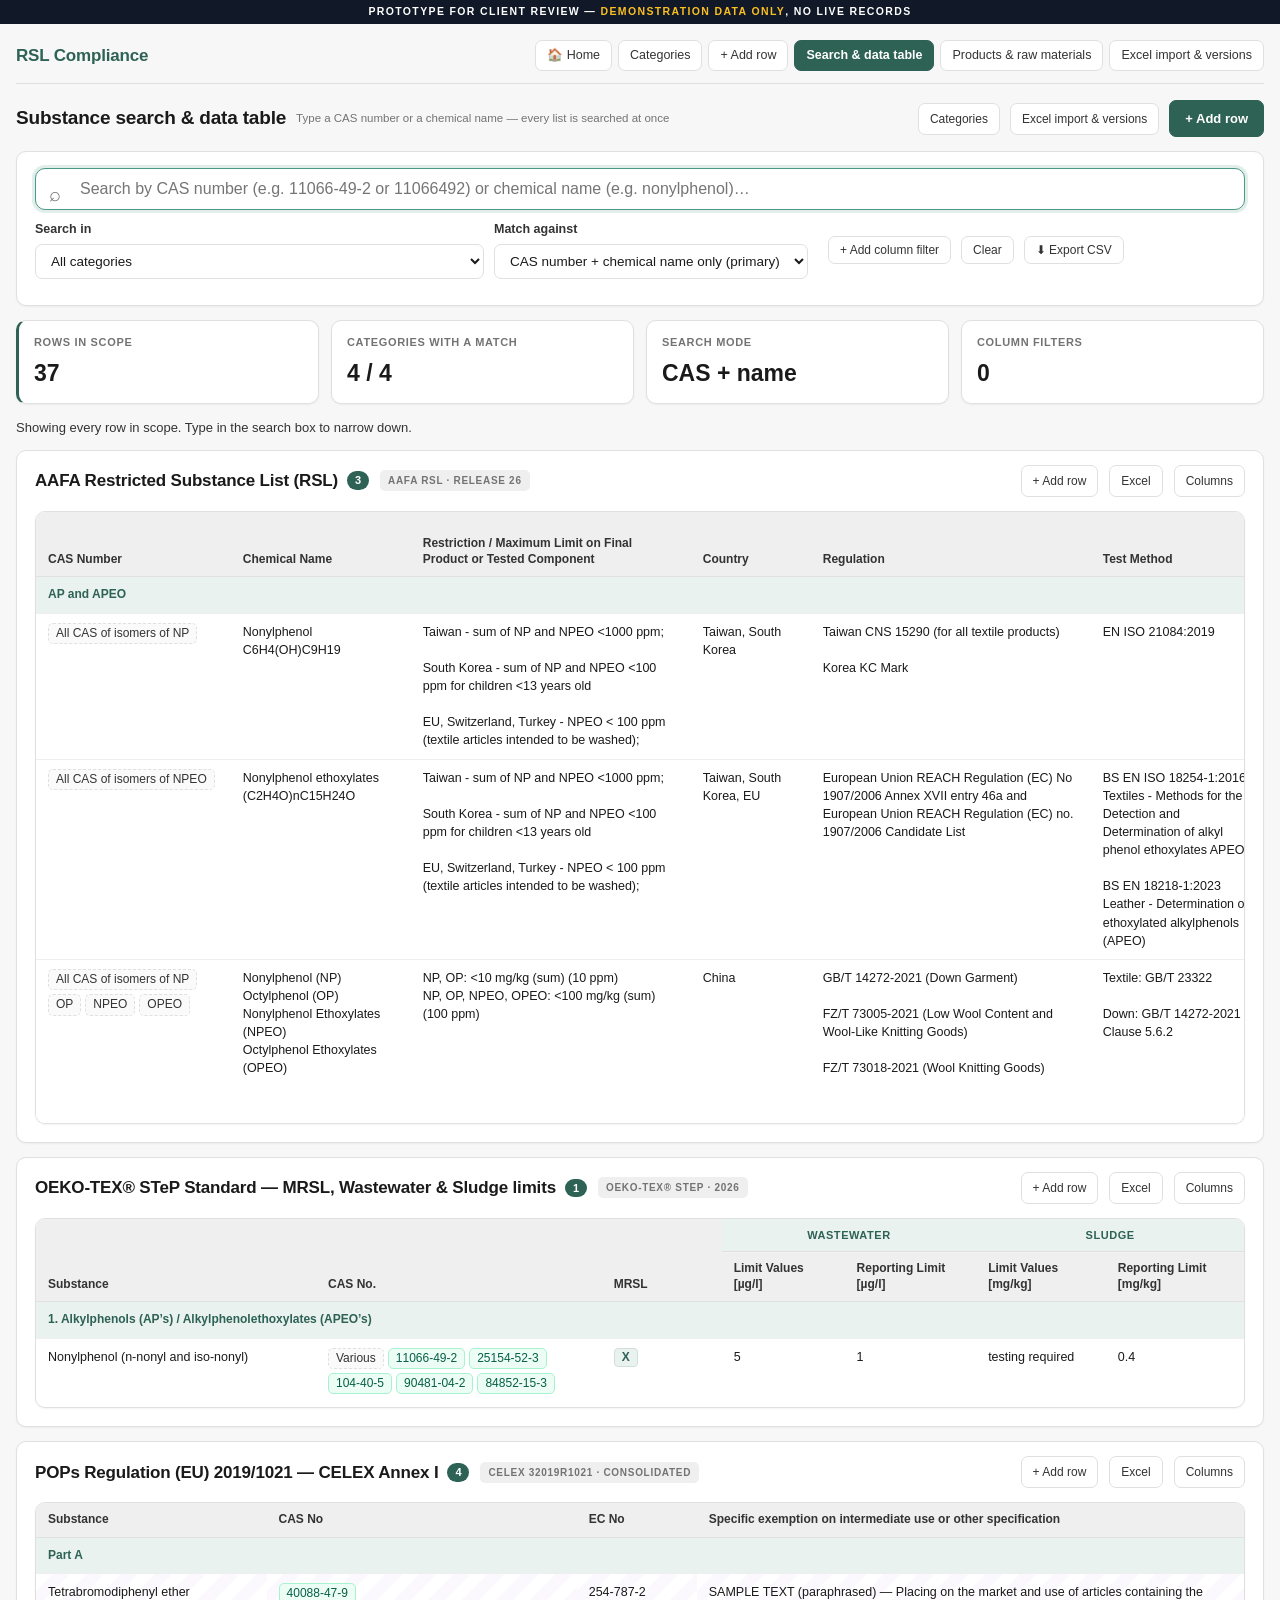
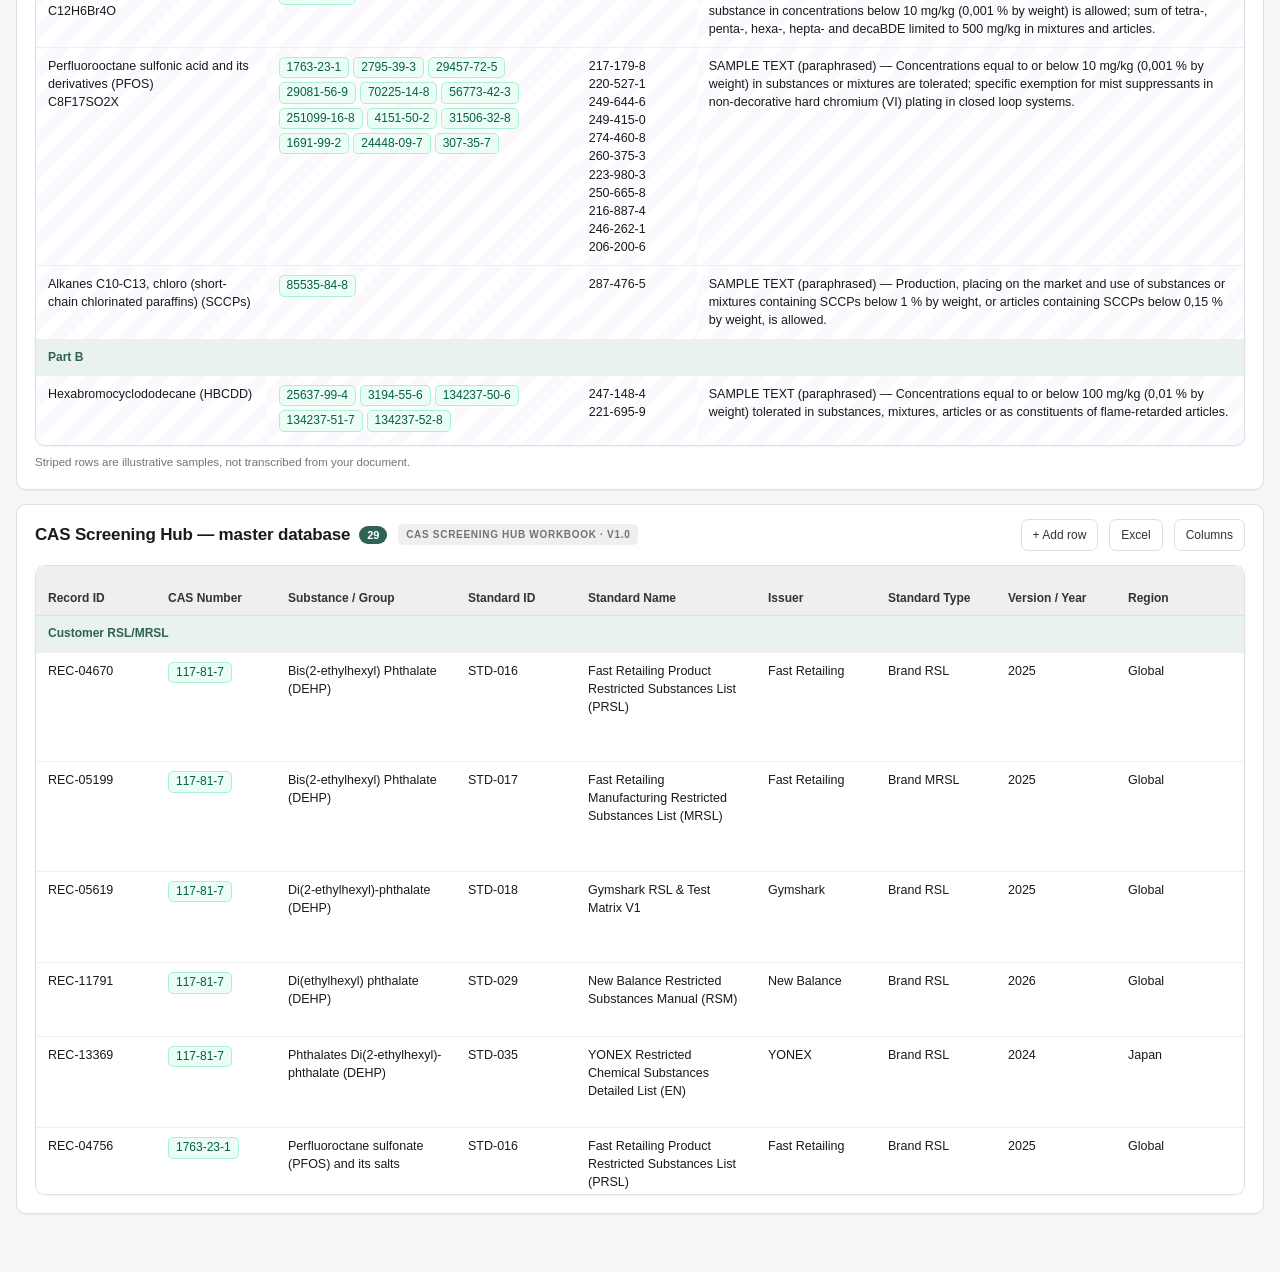
<file: prototype/data.html>
<!doctype html>
<html lang="en">
<head>
<meta charset="utf-8">
<meta name="viewport" content="width=device-width, initial-scale=1">
<title>Search &amp; data table — RSL Compliance Prototype</title>
<link rel="stylesheet" href="assets/css/theme.css">
<link rel="stylesheet" href="assets/css/print.css">
<link rel="stylesheet" href="assets/css/rsl.css">
</head>
<body>

<div class="proto-ribbon">Prototype for client review — <b>demonstration data only</b>, no live records</div>

<div class="page"><div class="wrap">

  <div class="pagebar">
    <h1>Substance search &amp; data table</h1>
    <span class="hint">Type a CAS number or a chemical name — every list is searched at once</span>
    <span class="spacer"></span>
    <a class="btn sm" href="categories.html">Categories</a>
    <a class="btn sm" id="btnExcel" href="import.html">Excel import &amp; versions</a>
    <a class="btn primary" id="btnAdd" href="entry.html">+ Add row</a>
  </div>

  <div class="search-hero">
    <div class="big"><input type="text" id="q" placeholder="Search by CAS number (e.g. 11066-49-2 or 11066492) or chemical name (e.g. nonylphenol)…" autocomplete="off" autofocus></div>
    <div class="row">
      <div class="field">
        <label>Search in</label>
        <select id="scope"><option value="">All categories</option></select>
      </div>
      <div class="field">
        <label>Match against</label>
        <select id="mode">
          <option value="primary">CAS number + chemical name only (primary)</option>
          <option value="all">Any column, including section title</option>
        </select>
      </div>
      <span class="spacer"></span>
      <button class="btn sm" type="button" id="btnFilter">+ Add column filter</button>
      <button class="btn sm" type="button" id="btnClear">Clear</button>
      <button class="btn sm" type="button" id="btnCsv" title="Download the rows currently shown">&#11015; Export CSV</button>
    </div>
    <div class="filters" id="filters"></div>
  </div>

  <div id="kpis"></div>
  <div class="result-sum" id="sum"></div>
  <div id="productHits"></div>
  <div id="results"></div>

</div></div>

<script src="assets/js/config.js"></script>
<script src="assets/js/demo-data.js"></script>
<script src="assets/js/core.js"></script>
<script src="assets/js/rsl-common.js"></script>
<script src="assets/js/rsl-products.js"></script>
<script src="assets/js/data-app.js"></script>
</body>
</html>
</file>
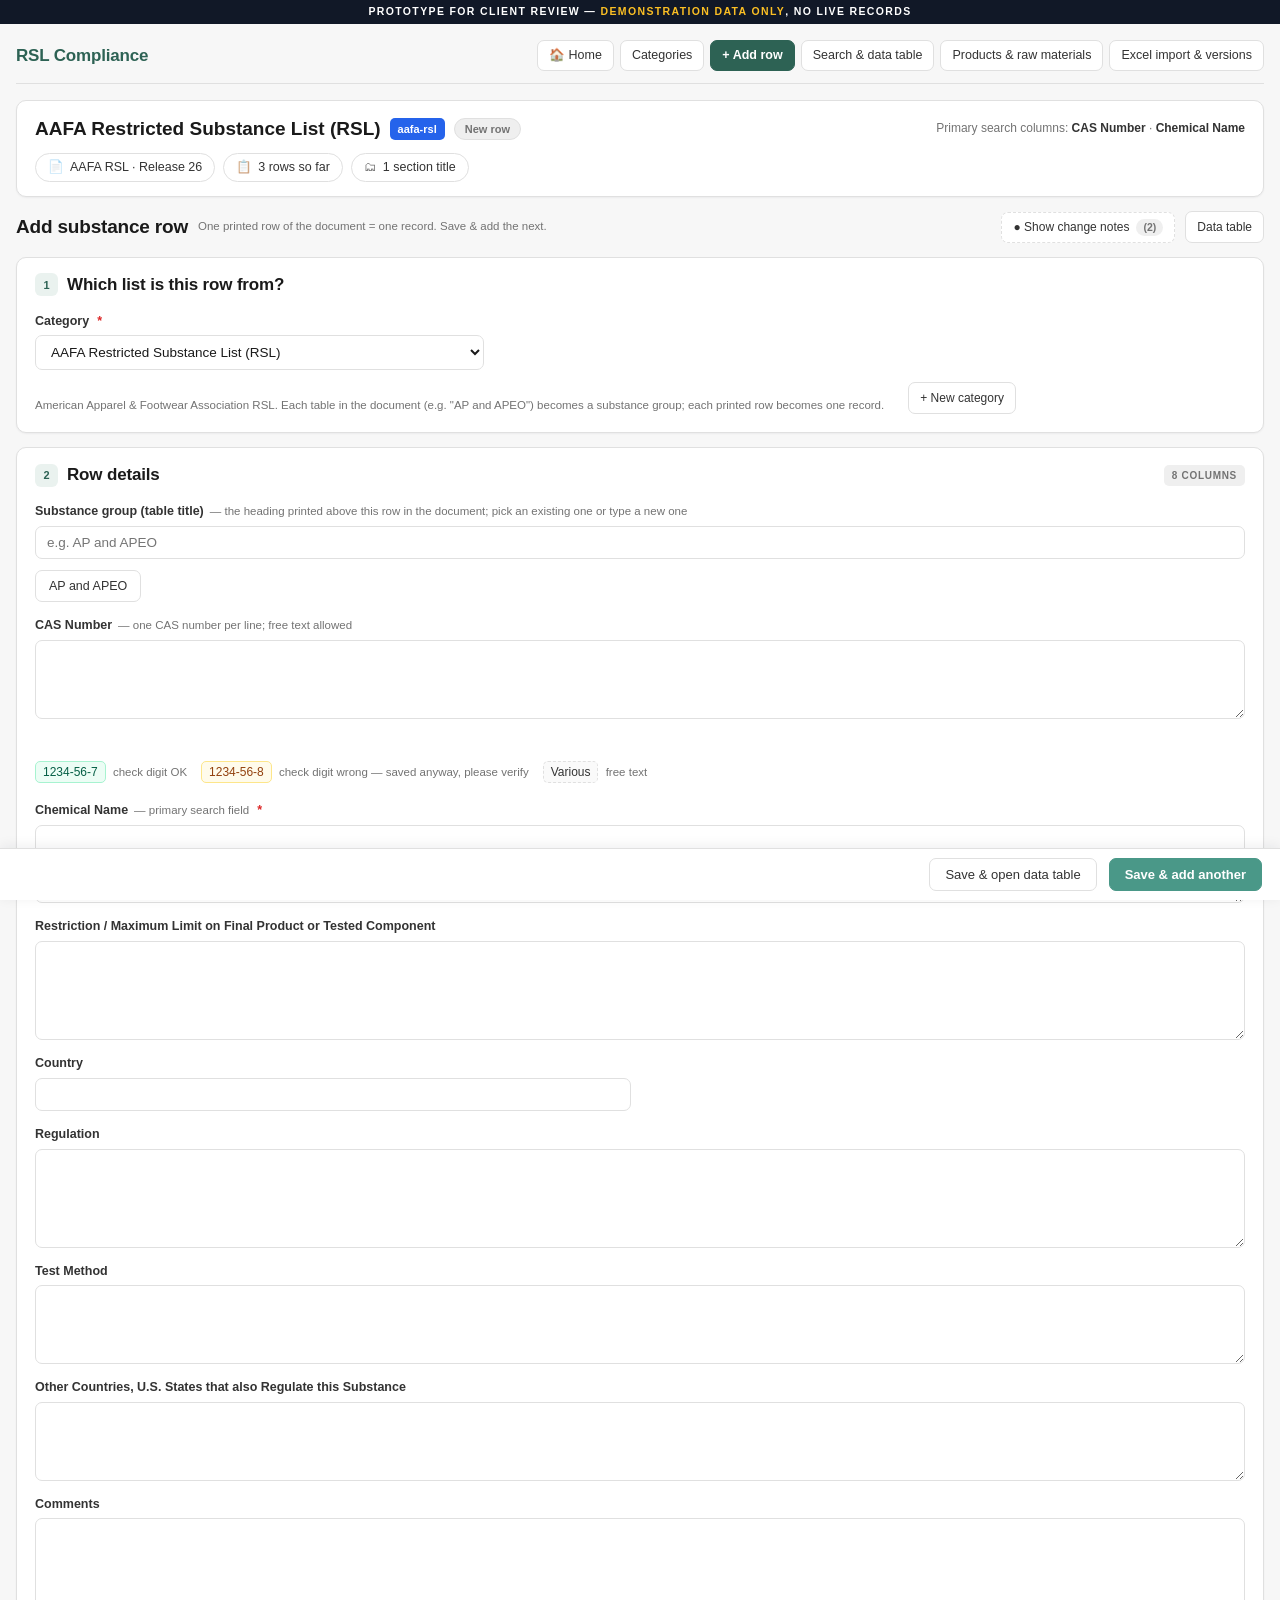
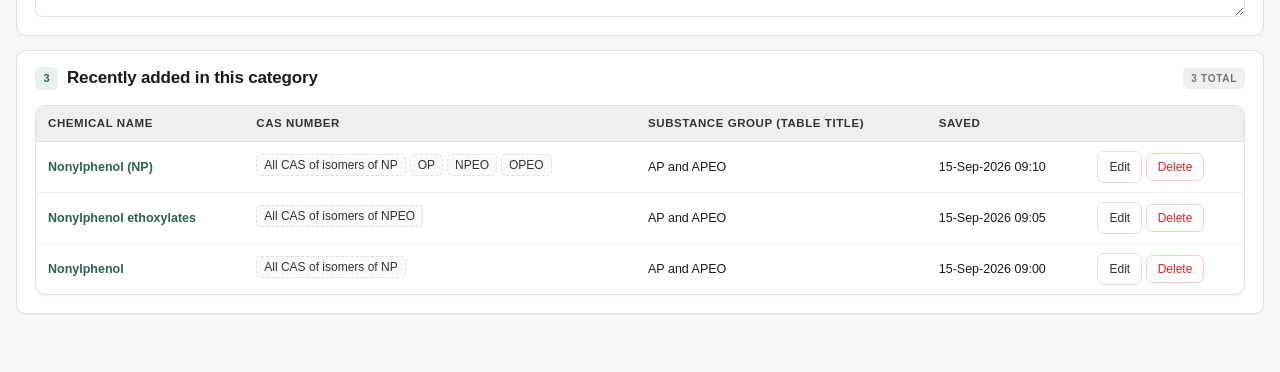
<file: prototype/entry.html>
<!doctype html>
<html lang="en">
<head>
<meta charset="utf-8">
<meta name="viewport" content="width=device-width, initial-scale=1">
<title>Add substance row — RSL Compliance Prototype</title>
<link rel="stylesheet" href="assets/css/theme.css">
<link rel="stylesheet" href="assets/css/print.css">
<link rel="stylesheet" href="assets/css/rsl.css">
</head>
<body class="hide-notes">

<div class="proto-ribbon">Prototype for client review — <b>demonstration data only</b>, no live records</div>

<div class="page"><div class="wrap">

  <div id="recordHeader"></div>

  <div class="pagebar">
    <h1 id="pageTitle">Add substance row</h1>
    <span class="hint">One printed row of the document = one record. Save &amp; add the next.</span>
    <span class="spacer"></span>
    <button class="btn sm tgl" type="button" id="btnNotes" aria-pressed="false">&#9679; Show change notes <span class="cnt" id="notesCount"></span></button>
    <a class="btn sm" id="lnkTable" href="data.html">Data table</a>
  </div>

  <div class="vsummary" id="vsummary"></div>

  <section class="card" id="sec-1" data-num="1" data-title="Category">
    <div class="ch"><h2><span class="num">1</span> Which list is this row from?</h2></div>
    <div class="cb">
      <div class="cat-picker">
        <div class="field">
          <label class="req">Category</label>
          <select id="fCat"></select>
        </div>
        <div id="catInfo" class="hint"></div>
        <span class="spacer"></span>
        <a class="btn sm" href="category-form.html">+ New category</a>
      </div>
      <div class="empty-state" id="noCats" style="display:none"><span class="ic">&#128203;</span>
        <h4>No categories yet</h4><p>Create a category (the document and its columns) before entering rows.</p>
        <a class="btn primary" href="category-form.html">Create the first category</a></div>
    </div>
  </section>

  <section class="card" id="sec-2" data-num="2" data-title="Row details">
    <div class="ch"><h2><span class="num">2</span> Row details</h2><span class="tag" id="colCount"></span></div>
    <div class="cb">
      <details class="change-note" open>
        <summary>Merged cells in the PDF are entered on every row they cover</summary>
        <div class="cn-body">
          <p><span class="cn-k">What changed</span> — in the AAFA table the “Restriction / Maximum Limit” cell spans the Nonylphenol and the NPEO rows. Here each row carries its own copy of the text.</p>
          <p><span class="cn-k">Why</span> — a search for NPEO must return a complete row on its own. Copying the text is cheap; a merged-cell model makes search and export unreliable.</p>
        </div>
      </details>
      <details class="change-note" open>
        <summary>Several CAS numbers in one cell are entered one per line</summary>
        <div class="cn-body">
          <p><span class="cn-k">What changed</span> — OEKO-TEX lists six CAS numbers for Nonylphenol in one cell (“Various, 11066-49-2, …”). Type each on its own line; free text such as “Various” or “All CAS of isomers of NP” is allowed.</p>
          <p><span class="cn-k">Why</span> — the search matches every individual number, with or without dashes, and each number is checked against its check digit as you type.</p>
        </div>
      </details>

      <div id="dupWarn" class="callout warn dup-warn" style="display:none"></div>
      <div id="fields" class="grid2"></div>
    </div>
  </section>

  <section class="card recent" id="sec-3" data-num="3" data-title="Recently added">
    <div class="ch"><h2><span class="num">3</span> Recently added in this category</h2><span class="tag" id="recentCount"></span></div>
    <div class="cb"><div id="recent"></div></div>
  </section>

  <div class="actionbar">
    <span class="save-state" id="saveState"></span>
    <span class="spacer"></span>
    <a class="btn" id="btnCancel" href="data.html" style="display:none">Cancel edit</a>
    <button class="btn" type="button" id="btnSaveView">Save &amp; open data table</button>
    <button class="btn primary save" type="button" id="btnSaveNext">Save &amp; add another</button>
  </div>

</div></div>

<script src="assets/js/config.js"></script>
<script src="assets/js/demo-data.js"></script>
<script src="assets/js/core.js"></script>
<script src="assets/js/rsl-common.js"></script>
<script src="assets/js/entry-app.js"></script>
</body>
</html>
</file>
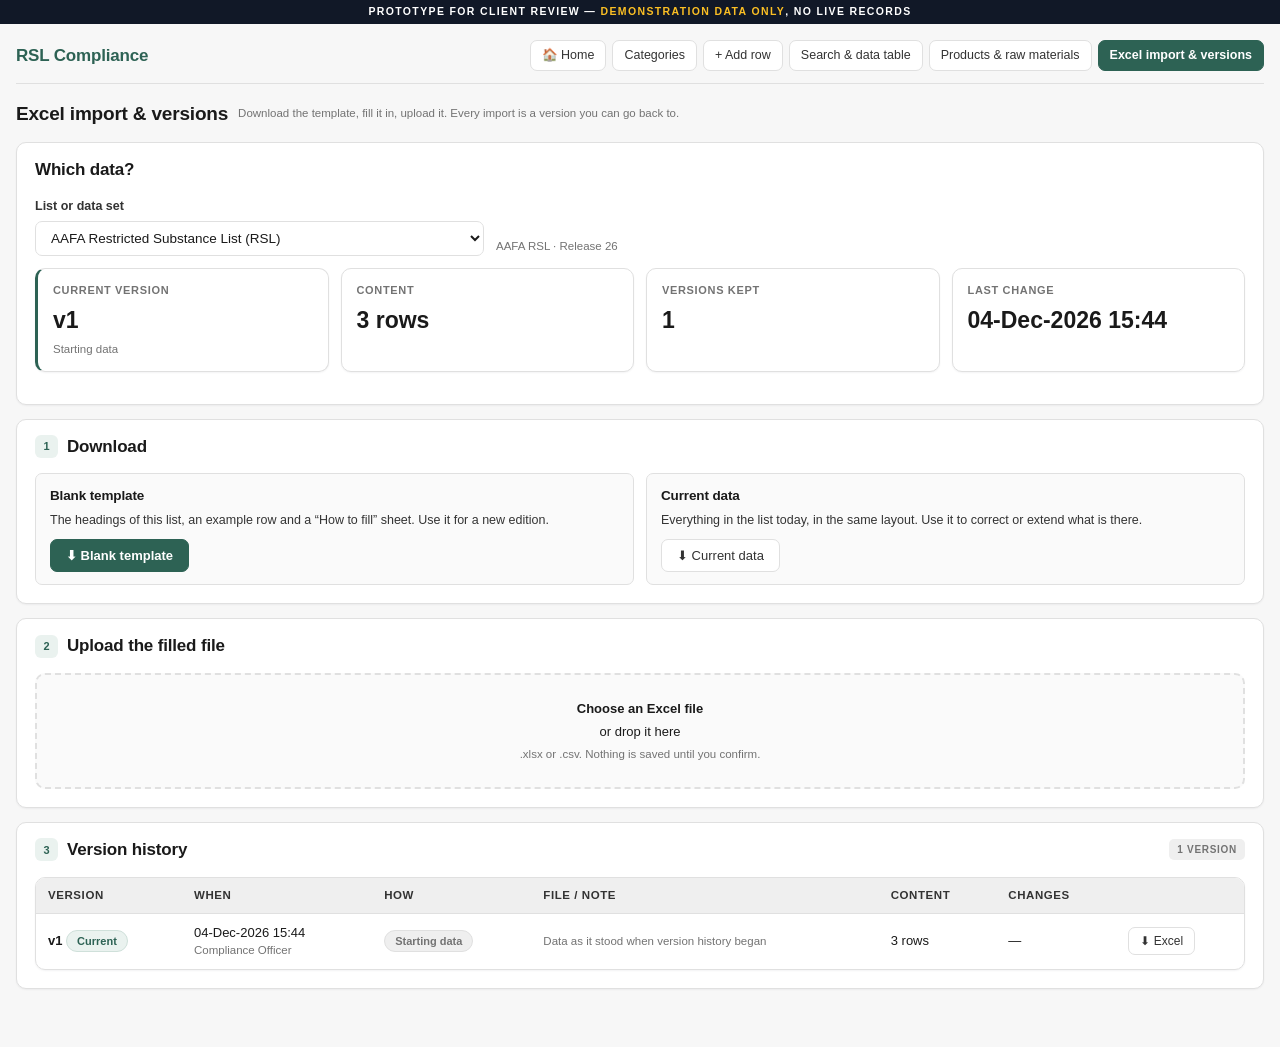
<file: prototype/import.html>
<!doctype html>
<html lang="en">
<head>
<meta charset="utf-8">
<meta name="viewport" content="width=device-width, initial-scale=1">
<title>Excel import &amp; versions — RSL Compliance Prototype</title>
<link rel="stylesheet" href="assets/css/theme.css">
<link rel="stylesheet" href="assets/css/print.css">
<link rel="stylesheet" href="assets/css/rsl.css">
</head>
<body>

<div class="proto-ribbon">Prototype for client review — <b>demonstration data only</b>, no live records</div>

<div class="page"><div class="wrap">

  <div class="pagebar">
    <h1>Excel import &amp; versions</h1>
    <span class="hint">Download the template, fill it in, upload it. Every import is a version you can go back to.</span>
  </div>

  <section class="card">
    <div class="ch"><h2>Which data?</h2></div>
    <div class="cb">
      <div class="cat-picker">
        <div class="field">
          <label>List or data set</label>
          <select id="fDs"></select>
        </div>
        <div class="hint" id="dsInfo"></div>
      </div>
      <div id="kpis" style="margin-top:12px"></div>
    </div>
  </section>

  <section class="card">
    <div class="ch"><h2><span class="num">1</span> Download</h2></div>
    <div class="cb">
      <div class="dl-grid">
        <div class="dl-opt">
          <h4>Blank template</h4>
          <p>The headings of this list, an example row and a “How to fill” sheet. Use it for a new edition.</p>
          <button class="btn primary" type="button" id="btnBlank">&#11015; Blank template</button>
        </div>
        <div class="dl-opt">
          <h4>Current data</h4>
          <p>Everything in the list today, in the same layout. Use it to correct or extend what is there.</p>
          <button class="btn" type="button" id="btnData">&#11015; Current data</button>
        </div>
      </div>
    </div>
  </section>

  <section class="card">
    <div class="ch"><h2><span class="num">2</span> Upload the filled file</h2></div>
    <div class="cb">
      <label class="dropzone" id="drop">
        <input type="file" id="fFile" accept=".xlsx,.csv">
        <b>Choose an Excel file</b> or drop it here
        <span class="hint">.xlsx or .csv. Nothing is saved until you confirm.</span>
      </label>
      <div class="callout warn" id="fatal" style="display:none"></div>
      <div id="preview" style="display:none">
        <div class="preview-head">
          <div><b id="pvFile"></b><div class="hint" id="pvWhere"></div></div>
          <span class="spacer"></span>
          <div class="field" id="sheetWrap" style="margin:0;min-width:200px"><label>Sheet</label><select id="fSheet"></select></div>
        </div>
        <div class="mode-pick">
          <label class="mode-opt"><input type="radio" name="mode" value="replace"><span><b>Replace the list</b><span class="hint">The file is the complete new edition. Rows not in the file are removed.</span></span></label>
          <label class="mode-opt"><input type="radio" name="mode" value="merge"><span><b>Add &amp; update only</b><span class="hint">The file holds some rows. Everything else stays as it is.</span></span></label>
        </div>
        <div id="pvKpis" style="margin-top:12px"></div>
        <div class="callout warn" id="pvRemove" style="display:none"></div>
        <div id="pvIssues"></div>
        <div id="pvChanges"></div>
        <div class="grid2" style="margin-top:12px">
          <div class="field"><label>Edition or version name</label><input type="text" id="fLabel" placeholder="e.g. Release 27"></div>
          <div class="field"><label>Note</label><input type="text" id="fNote" placeholder="Why this import was made"></div>
        </div>
        <div class="row-actions" style="margin-top:12px">
          <button class="btn primary" type="button" id="btnImport">Import</button>
          <button class="btn" type="button" id="btnCancel">Cancel</button>
          <span class="hint" id="pvBlocked"></span>
        </div>
      </div>
    </div>
  </section>

  <section class="card">
    <div class="ch"><h2><span class="num">3</span> Version history</h2><span class="tag" id="verCount"></span></div>
    <div class="cb">
      <div class="callout" id="manualNote" style="display:none"></div>
      <div id="versions"></div>
    </div>
  </section>

</div></div>

<script src="assets/js/config.js"></script>
<script src="assets/js/demo-data.js"></script>
<script src="assets/js/core.js"></script>
<script src="assets/js/rsl-common.js"></script>
<script src="assets/js/xlsx-lite.js"></script>
<script src="assets/js/rsl-excel.js"></script>
<script src="assets/js/import-app.js"></script>
</body>
</html>
</file>
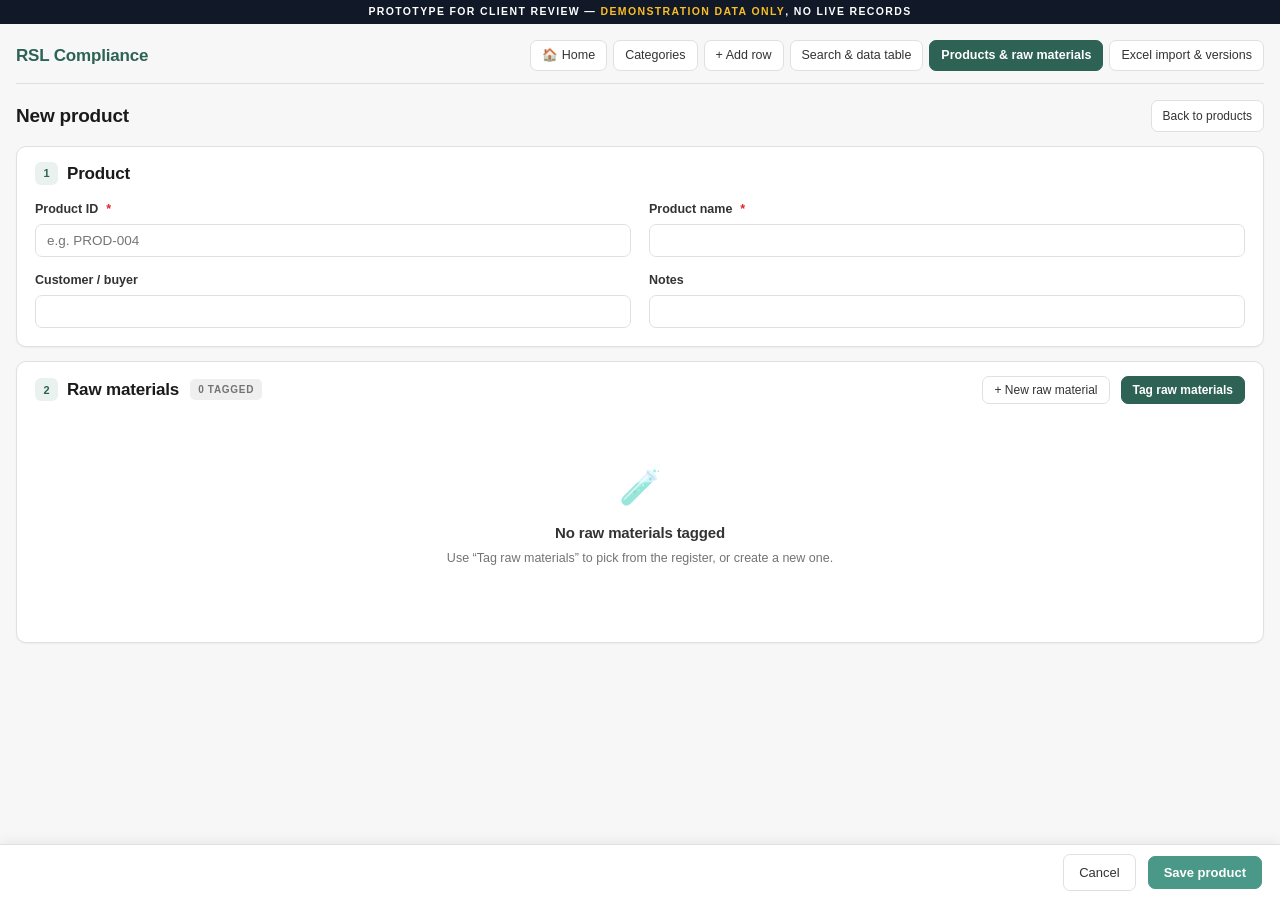
<file: prototype/product-form.html>
<!doctype html>
<html lang="en">
<head>
<meta charset="utf-8">
<meta name="viewport" content="width=device-width, initial-scale=1">
<title>Product — RSL Compliance Prototype</title>
<link rel="stylesheet" href="assets/css/theme.css">
<link rel="stylesheet" href="assets/css/print.css">
<link rel="stylesheet" href="assets/css/rsl.css">
</head>
<body>

<div class="proto-ribbon">Prototype for client review — <b>demonstration data only</b>, no live records</div>

<div class="page"><div class="wrap">

  <div class="pagebar">
    <h1 id="pageTitle">New product</h1>
    <span class="spacer"></span>
    <a class="btn sm" href="products.html">Back to products</a>
  </div>

  <div class="vsummary" id="vsummary"></div>

  <section class="card">
    <div class="ch"><h2><span class="num">1</span> Product</h2></div>
    <div class="cb">
      <div class="grid2">
        <div class="field"><label class="req">Product ID</label><input type="text" id="fCode" placeholder="e.g. PROD-004"><span class="err-msg" id="codeErr">Required</span></div>
        <div class="field"><label class="req">Product name</label><input type="text" id="fName"><span class="err-msg">Required</span></div>
        <div class="field"><label>Customer / buyer</label><input type="text" id="fCustomer"></div>
        <div class="field"><label>Notes</label><input type="text" id="fNotes"></div>
      </div>
    </div>
  </section>

  <section class="card">
    <div class="ch"><h2><span class="num">2</span> Raw materials</h2><span class="tag" id="matCount"></span>
      <span class="spacer" style="flex:1"></span>
      <button class="btn sm" type="button" id="btnNewMat">+ New raw material</button>
      <button class="btn sm primary" type="button" id="btnTag">Tag raw materials</button>
    </div>
    <div class="cb"><div id="tagged"></div></div>
  </section>

  <div class="actionbar">
    <span class="spacer"></span>
    <a class="btn" href="products.html">Cancel</a>
    <button class="btn primary save" type="button" id="btnSave">Save product</button>
  </div>

</div></div>

<script src="assets/js/config.js"></script>
<script src="assets/js/demo-data.js"></script>
<script src="assets/js/core.js"></script>
<script src="assets/js/rsl-common.js"></script>
<script src="assets/js/rsl-products.js"></script>
<script src="assets/js/product-form-app.js"></script>
</body>
</html>
</file>
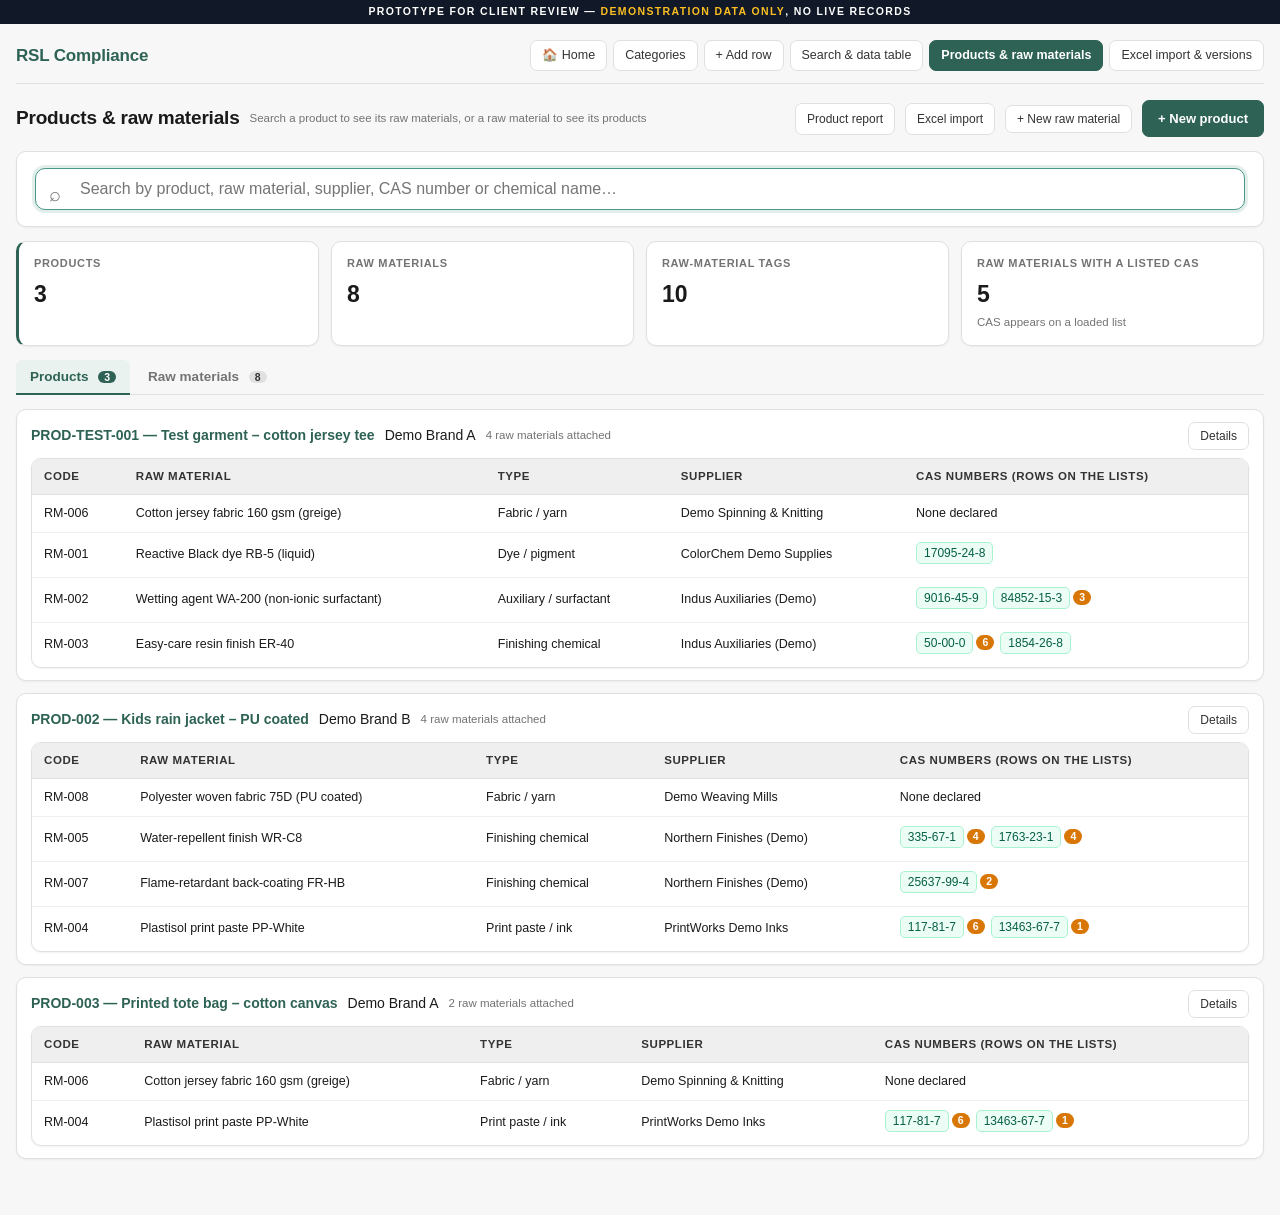
<file: prototype/products.html>
<!doctype html>
<html lang="en">
<head>
<meta charset="utf-8">
<meta name="viewport" content="width=device-width, initial-scale=1">
<title>Products &amp; raw materials — RSL Compliance Prototype</title>
<link rel="stylesheet" href="assets/css/theme.css">
<link rel="stylesheet" href="assets/css/print.css">
<link rel="stylesheet" href="assets/css/rsl.css">
</head>
<body>

<div class="proto-ribbon">Prototype for client review — <b>demonstration data only</b>, no live records</div>

<div class="page"><div class="wrap">

  <div class="pagebar">
    <h1>Products &amp; raw materials</h1>
    <span class="hint">Search a product to see its raw materials, or a raw material to see its products</span>
    <span class="spacer"></span>
    <a class="btn sm" href="report.html">Product report</a>
    <a class="btn sm" href="import.html?ds=products">Excel import</a>
    <button class="btn sm" type="button" id="btnMat">+ New raw material</button>
    <a class="btn primary" href="product-form.html">+ New product</a>
  </div>

  <div class="search-hero">
    <div class="big"><input type="text" id="q" placeholder="Search by product, raw material, supplier, CAS number or chemical name…" autocomplete="off" autofocus></div>
  </div>

  <div id="kpis"></div>

  <div class="tabs" id="tabs">
    <button type="button" data-pane="paneProducts">Products <span class="cnt" id="cntP"></span></button>
    <button type="button" data-pane="paneMaterials">Raw materials <span class="cnt" id="cntM"></span></button>
  </div>
  <div class="tabpane" id="paneProducts"><div id="productList"></div></div>
  <div class="tabpane" id="paneMaterials"><div id="materialList"></div></div>

</div></div>

<script src="assets/js/config.js"></script>
<script src="assets/js/demo-data.js"></script>
<script src="assets/js/core.js"></script>
<script src="assets/js/rsl-common.js"></script>
<script src="assets/js/rsl-products.js"></script>
<script src="assets/js/products-app.js"></script>
</body>
</html>
</file>
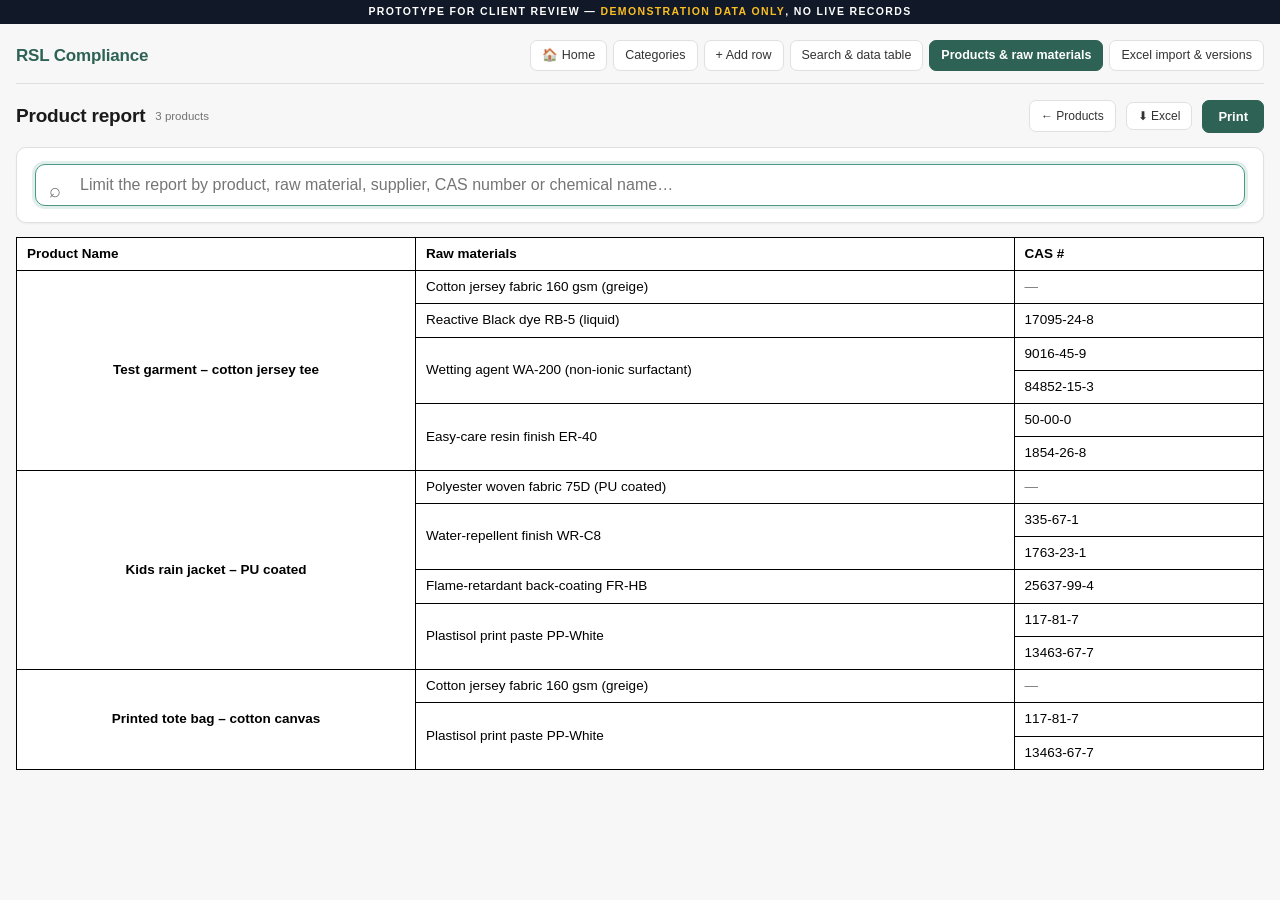
<file: prototype/report.html>
<!doctype html>
<html lang="en">
<head>
<meta charset="utf-8">
<meta name="viewport" content="width=device-width, initial-scale=1">
<title>Product report — RSL Compliance Prototype</title>
<link rel="stylesheet" href="assets/css/theme.css">
<link rel="stylesheet" href="assets/css/print.css">
<link rel="stylesheet" href="assets/css/rsl.css">
</head>
<body>

<div class="proto-ribbon">Prototype for client review — <b>demonstration data only</b>, no live records</div>

<div class="page"><div class="wrap">

  <div class="pagebar">
    <h1>Product report</h1>
    <span class="hint" id="repCount"></span>
    <span class="spacer"></span>
    <a class="btn sm" href="products.html">&larr; Products</a>
    <button class="btn sm" type="button" id="btnExcel">&#11015; Excel</button>
    <button class="btn primary" type="button" id="btnPrint">Print</button>
  </div>

  <div class="search-hero no-print">
    <div class="big"><input type="text" id="q" placeholder="Limit the report by product, raw material, supplier, CAS number or chemical name…" autocomplete="off" autofocus></div>
  </div>

  <div id="repCheck" class="callout warn" hidden></div>

  <div class="print-only rep-title">
    <h2>Product report</h2>
    <p id="repPrinted"></p>
  </div>
  <div id="report"></div>

</div></div>

<script src="assets/js/config.js"></script>
<script src="assets/js/demo-data.js"></script>
<script src="assets/js/core.js"></script>
<script src="assets/js/xlsx-lite.js"></script>
<script src="assets/js/rsl-common.js"></script>
<script src="assets/js/report-app.js"></script>
</body>
</html>
</file>
<file: prototype/assets/css/theme.css>
/* ==========================================================================
   PROTOTYPE KIT — Design System
   --------------------------------------------------------------------------
   Matched to the product shell: dark-green app bar, module icon rail,
   flat white cards on a single scrolling page. No framework, no build step.

   Sections:
     1. Tokens              :root custom properties  (brand = --primary-500)
     2. Shell               .proto-ribbon .side .appbar .page .wrap
     3. Cards               .card .pcard .callout .sub .kv
     4. Fields              .field .grid2/3/4 .pills .chipset .suffix-input
     5. Data grids          .grid-wrap table.dgrid .mcell .nt-btn
     6. Section toggle      .sec-toggle .sec-menu .sec-item
     7. Validation          .vsummary .err-msg .has-error
     8. Journey / episode   .jsteps .jstep .epi-timeline .estep
     9. Clinical extras     .precaution-banner .milestone .bodychart .sev
    10. ERP KIT (appended)  .ltable .filterbar .pager .tabs .kpi .empty-state
                            .drawer .stepper .voucher-foot

   Sections 1-8 and 10 are domain-neutral — use them for ANY module.
   Section 9 only matters for clinical forms; harmless if unused.
   Do not edit tokens per prototype. Change the theme once, here.
   ========================================================================== */

:root{
  /* Brand — lifted verbatim from the product style sheet.
     Change these four and the whole prototype re-skins. */
  --brand:#2d6254;      /* --primary-500 */
  --brand-dk:#1a3e36;   /* --primary-700 — app bar hover, print rules */
  --brand-lt:#eaf2ef;   /* --primary-50  — tinted chips, section numbers */
  --brand-mid:#4a9888;  /* --primary-400 — focus ring, outlined buttons */

  /* Surface / ink — product surface scale */
  --ink:#1a1a1a; --ink-2:#333333; --muted:#737373; --muted-2:#999999;
  --line:#e0e0e0; --line-2:#efefef; --bg:#f7f7f7; --card:#ffffff; --field-bg:#fafafa;

  /* Status colours — same semantics as PrimeNG severities */
  --blue:#2563eb; --blue-bg:#eff6ff; --blue-line:#bfdbfe;
  --purple:#7c3aed; --purple-bg:#f5f3ff; --purple-line:#ddd6fe;
  --red:#dc2626; --red-bg:#fef2f2; --red-line:#fecaca;
  --amber:#d97706; --amber-bg:#fffbeb; --amber-line:#fde68a;
  --green:#059669; --green-bg:#ecfdf5; --green-line:#a7f3d0;

  --radius:10px; --radius-sm:7px;
  --shadow:0 1px 2px rgba(16,24,40,.05);
  --shadow-md:0 4px 14px rgba(16,24,40,.09);
  --shadow-lg:0 16px 48px rgba(16,24,40,.18);
  /* The app ships MDFont; a prototype must not, so fall back to the same
     metrics the client sees on Windows. */
  --font:"Segoe UI",-apple-system,BlinkMacSystemFont,Roboto,Helvetica,Arial,sans-serif;
  --side-w:48px; --bar-h:52px;
}

*{box-sizing:border-box}
html,body{margin:0;padding:0}
body{font-family:var(--font);color:var(--ink);background:var(--bg);font-size:14px;line-height:1.5;-webkit-font-smoothing:antialiased}
a{color:var(--brand);text-decoration:none}
h1,h2,h3,h4,h5{margin:0;font-weight:600;letter-spacing:-.01em}

/* ---------- Prototype ribbon ------------------------------------------------ */
.proto-ribbon{
  position:fixed;top:0;left:0;right:0;z-index:80;
  background:#111827;color:#fff;font-size:10.5px;letter-spacing:.13em;text-transform:uppercase;
  text-align:center;padding:4px 10px;font-weight:600;
}
.proto-ribbon b{color:#fbbf24}

/* ---------- Module icon rail ------------------------------------------------- */
.side{
  position:fixed;top:22px;left:0;bottom:0;width:var(--side-w);background:var(--card);
  border-right:1px solid var(--line);z-index:70;display:flex;flex-direction:column;
  align-items:center;padding:8px 0;gap:2px;overflow-y:auto;overflow-x:hidden;
}
.side::-webkit-scrollbar{width:0}
.side a{
  width:38px;min-height:38px;border-radius:8px;display:flex;flex-direction:column;
  align-items:center;justify-content:center;gap:1px;color:var(--muted);flex:none;
  font-size:8.5px;font-weight:700;letter-spacing:.02em;text-align:center;padding:3px 0;
}
.side a .ico{font-size:15px;line-height:1}
.side a:hover{background:var(--line-2);color:var(--ink-2)}
.side a.on{background:var(--brand-lt);color:var(--brand)}
.side a.on .ico{filter:none}
.side .sep{width:24px;height:1px;background:var(--line);margin:5px 0;flex:none}

/* ---------- App bar ----------------------------------------------------------- */
.appbar{
  position:fixed;top:22px;left:var(--side-w);right:0;height:var(--bar-h);z-index:60;
  background:var(--brand);color:#fff;display:flex;align-items:center;gap:14px;padding:0 16px;
}
.appbar .brand{font-size:16px;font-weight:600;letter-spacing:.01em}
.appbar .spacer{flex:1}
.appbar .goto{
  background:rgba(255,255,255,.13);border:1px solid rgba(255,255,255,.16);border-radius:7px;
  padding:5px 9px;font-size:12.5px;color:#dbeae5;display:flex;align-items:center;gap:8px;cursor:pointer;
}
.appbar .goto kbd{background:rgba(255,255,255,.9);color:var(--brand-dk);border-radius:4px;padding:1px 5px;font-size:10.5px;font-family:inherit;font-weight:700}
.appbar .company{
  position:relative;border:1px solid rgba(255,255,255,.35);border-radius:7px;padding:7px 30px 7px 11px;
  font-size:13px;font-weight:600;min-width:190px;cursor:pointer;
}
.appbar .company:after{content:"⌄";position:absolute;right:11px;top:2px;font-size:15px;opacity:.85}
.appbar .company i{
  position:absolute;top:-8px;left:9px;background:var(--brand);padding:0 5px;
  font-size:10px;font-style:normal;font-weight:400;color:#c7ded6;
}
.appbar .usr{font-size:13.5px;font-weight:500}
.appbar .icobtn{font-size:16px;opacity:.9;cursor:pointer}
.appbar .lnk{color:#cfe6de;font-size:12.5px;border:1px solid rgba(255,255,255,.28);border-radius:7px;padding:5px 11px;font-weight:500}
.appbar .lnk:hover{background:rgba(255,255,255,.12);color:#fff}
.appbar .lnk.solid{background:#fff;color:var(--brand);border-color:#fff;font-weight:600}

/* ---------- Page shell --------------------------------------------------------- */
.page{margin:calc(22px + var(--bar-h)) 0 0 var(--side-w);padding:14px 16px 44px}
.wrap{max-width:1320px;margin:0 auto}

/* ---------- Card --------------------------------------------------------------- */
.card{
  background:var(--card);border:1px solid var(--line);border-radius:var(--radius);
  box-shadow:var(--shadow);margin-bottom:14px;overflow:hidden;
}
.card > .ch{
  display:flex;align-items:center;gap:11px;padding:14px 18px 0;
}
.card > .ch h2{font-size:17px;font-weight:600;color:var(--ink);display:flex;align-items:center;gap:9px}
.card > .ch .num{
  min-width:23px;height:23px;padding:0 5px;border-radius:6px;background:var(--brand-lt);color:var(--brand);
  display:grid;place-items:center;font-size:11px;font-weight:700;flex:none;
}
.card > .ch .tag{
  margin-left:auto;font-size:10px;font-weight:700;letter-spacing:.07em;text-transform:uppercase;
  border-radius:5px;padding:3px 8px;background:var(--line-2);color:var(--muted);white-space:nowrap;
}
.card > .ch .tag.draft{background:var(--purple-bg);color:var(--purple);border:1px solid var(--purple-line)}
.card > .ch .tag.src{background:var(--brand-lt);color:var(--brand)}
.card > .cb{padding:14px 18px 18px}
.card.hidden{display:none}

.sub{
  font-size:12px;font-weight:700;color:var(--muted);text-transform:uppercase;letter-spacing:.07em;
  margin:22px 0 11px;padding-bottom:7px;border-bottom:1px solid var(--line-2);
}
.sub:first-child{margin-top:0}

/* ---------- Patient header card --------------------------------------------------- */
.pcard{background:var(--card);border:1px solid var(--line);border-radius:var(--radius);box-shadow:var(--shadow);margin-bottom:14px;padding:14px 18px}
.prow1{display:flex;align-items:center;gap:9px;flex-wrap:wrap}
.pname{font-size:19px;font-weight:700;color:var(--ink)}
.badge{font-size:11px;font-weight:700;border-radius:5px;padding:3px 8px;white-space:nowrap}
.badge.mr{background:var(--blue);color:#fff}
.badge.trg{background:var(--green);color:#fff}
.pmeta{margin-left:auto;text-align:right;font-size:12px;color:var(--muted);line-height:1.65}
.pmeta b{color:var(--ink-2);font-weight:600}
.prow2{display:flex;align-items:center;gap:8px;flex-wrap:wrap;margin-top:10px}
.pchip{
  display:inline-flex;align-items:center;gap:6px;border:1px solid var(--line);border-radius:20px;
  padding:4px 12px;font-size:12.5px;color:var(--ink-2);background:var(--card);white-space:nowrap;
}
.pchip .ic{opacity:.7}
.prow3{display:flex;align-items:center;gap:8px;flex-wrap:wrap;margin-top:12px;padding-top:12px;border-top:1px solid var(--line-2)}
.prow3 .spacer{flex:1}

/* ---------- Precaution banner --------------------------------------------------- */
.precaution-banner{
  background:var(--red-bg);border:1px solid var(--red-line);border-left:4px solid var(--red);
  border-radius:var(--radius);padding:9px 14px;margin-bottom:14px;
  display:flex;align-items:center;gap:11px;flex-wrap:wrap;
}
.precaution-banner .pb-label{font-weight:700;color:var(--red);font-size:11.5px;letter-spacing:.06em;text-transform:uppercase;display:flex;align-items:center;gap:6px}
.precaution-banner .pb-items{display:flex;gap:7px;flex-wrap:wrap}
.pb-chip{background:#fff;border:1px solid var(--red-line);color:var(--red);border-radius:6px;padding:3px 10px;font-size:12px;font-weight:600}
.pb-chip small{font-weight:400;color:var(--ink-2);display:block;font-size:11px}
.precaution-banner.empty{display:none}
.precaution-banner.sticky{position:sticky;top:calc(22px + var(--bar-h) + 6px);z-index:30;box-shadow:var(--shadow-md)}

/* ---------- Page title bar ------------------------------------------------------- */
.pagebar{display:flex;align-items:center;gap:10px;flex-wrap:wrap;margin:2px 0 14px}
.pagebar h1{font-size:19px;font-weight:600}
.pagebar .spacer{flex:1}
@media(max-width:760px){.pagebar h1{width:100%}.pagebar .hint{display:none}}

/* jump highlight */
section.card.flash{box-shadow:0 0 0 2px var(--brand-mid),var(--shadow-md);transition:box-shadow .2s}

/* ---------- Toggle Sections dropdown ---------------------------------------------- */
.sec-toggle{position:relative}
.sec-toggle > .tbtn{
  border:1px solid var(--line);background:var(--card);border-radius:var(--radius-sm);
  padding:7px 30px 7px 13px;font-size:13px;font-family:inherit;color:var(--ink-2);cursor:pointer;position:relative;font-weight:500;
}
.sec-toggle > .tbtn:after{content:"⌄";position:absolute;right:11px;top:1px;font-size:15px;color:var(--muted)}
.sec-toggle > .tbtn:hover{border-color:var(--muted-2)}
.sec-menu{
  display:none;position:absolute;right:0;top:calc(100% + 5px);z-index:45;width:320px;max-height:64vh;overflow:auto;
  background:var(--card);border:1px solid var(--line);border-radius:var(--radius);box-shadow:var(--shadow-lg);padding:6px;
}
.sec-toggle.open .sec-menu{display:block}
.sec-menu .mhead{
  display:flex;align-items:center;gap:8px;padding:7px 9px 8px;font-size:10.5px;text-transform:uppercase;
  letter-spacing:.09em;color:var(--muted);font-weight:700;border-bottom:1px solid var(--line-2);margin-bottom:4px;
}
.sec-menu .mhead a{margin-left:auto;font-size:11px;letter-spacing:0;text-transform:none;font-weight:600;cursor:pointer}
.sec-item{display:flex;align-items:center;gap:9px;padding:6px 9px;border-radius:var(--radius-sm);font-size:13px;color:var(--ink-2)}
.sec-item:hover{background:var(--line-2)}
.sec-item input{accent-color:var(--brand);width:15px;height:15px;flex:none;cursor:pointer}
.sec-item .jump{flex:1;cursor:pointer;display:flex;align-items:center;gap:9px;min-width:0}
.sec-item .n{
  width:21px;height:21px;border-radius:5px;background:var(--line-2);color:var(--muted);
  display:grid;place-items:center;font-size:10.5px;font-weight:700;flex:none;
}
.sec-item .t{flex:1;white-space:nowrap;overflow:hidden;text-overflow:ellipsis}
.sec-item.state-partial .n{background:var(--amber-bg);color:var(--amber)}
.sec-item.state-complete .n{background:var(--green-bg);color:var(--green)}
.sec-item.state-error .n{background:var(--red);color:#fff}
.sec-item.is-off .t{color:var(--muted-2)}
.sec-item.is-draft .t:after{
  content:"DRAFT";font-size:8.5px;background:var(--purple-bg);color:var(--purple);border:1px solid var(--purple-line);
  border-radius:4px;padding:1px 4px;margin-left:6px;font-weight:700;letter-spacing:.05em;vertical-align:1px;
}

/* ---------- Form fields ------------------------------------------------------------ */
.grid2{display:grid;grid-template-columns:repeat(2,minmax(0,1fr));gap:14px 18px}
.grid3{display:grid;grid-template-columns:repeat(3,minmax(0,1fr));gap:14px 18px}
.grid4{display:grid;grid-template-columns:repeat(4,minmax(0,1fr));gap:14px 18px}
@media(max-width:1080px){.grid3,.grid4{grid-template-columns:repeat(2,minmax(0,1fr))}}
@media(max-width:660px){.grid2,.grid3,.grid4{grid-template-columns:1fr}}
.span2{grid-column:span 2}
@media(max-width:660px){.span2{grid-column:span 1}}

.field{display:flex;flex-direction:column;gap:5px;min-width:0}
.field > label,.lbl{font-size:12.5px;font-weight:600;color:var(--ink-2);display:flex;align-items:center;gap:6px}
.req:after{content:"*";color:var(--red);font-weight:700;margin-left:2px}
.hint{font-size:11.5px;color:var(--muted);font-weight:400}
input[type=text],input[type=number],input[type=date],input[type=time],select,textarea{
  font-family:inherit;font-size:13.5px;color:var(--ink);background:var(--card);
  border:1px solid var(--line);border-radius:var(--radius-sm);padding:8px 11px;width:100%;
  transition:border-color .12s,box-shadow .12s;
}
textarea{resize:vertical;min-height:70px;line-height:1.5}
input:focus,select:focus,textarea:focus{outline:none;border-color:var(--brand-mid);box-shadow:0 0 0 3px rgba(28,122,94,.13)}
input:read-only,textarea:read-only{background:var(--field-bg);color:var(--ink-2)}
input.invalid,select.invalid,textarea.invalid{border-color:var(--red);background:var(--red-bg)}
.err-msg{font-size:11.5px;color:var(--red);font-weight:600;display:none}
.field.has-error .err-msg{display:block}

.suffix-input{position:relative;display:flex;align-items:center}
.suffix-input input{padding-right:48px}
.suffix-input .sfx{
  position:absolute;right:1px;top:1px;bottom:1px;display:grid;place-items:center;padding:0 10px;
  font-size:12px;font-weight:600;color:var(--muted);background:var(--field-bg);
  border-left:1px solid var(--line);border-radius:0 6px 6px 0;pointer-events:none;min-width:36px;
}

/* option pills */
.pills{display:flex;flex-wrap:wrap;gap:7px}
.pill{
  display:inline-flex;align-items:center;gap:6px;cursor:pointer;user-select:none;
  border:1px solid var(--line);background:var(--card);border-radius:var(--radius-sm);padding:6px 13px;
  font-size:12.5px;color:var(--ink-2);transition:all .12s;
}
.pill:hover{border-color:var(--muted-2);background:var(--field-bg)}
.pill input{display:none}
.pill.on{background:var(--blue);border-color:var(--blue);color:#fff;font-weight:600}
.pill.on.exclusive{background:var(--green);border-color:var(--green)}
.pill.on.danger{background:var(--red);border-color:var(--red)}
.pill .tick{opacity:0;font-size:11px}
.pill.on .tick{opacity:1}
.pills.invalid{outline:2px solid var(--red-line);outline-offset:4px;border-radius:8px}

.radios{display:flex;flex-wrap:wrap;gap:8px}
.radios label{
  display:flex;align-items:center;gap:8px;font-size:12.5px;cursor:pointer;
  border:1px solid var(--line);border-radius:var(--radius-sm);padding:6px 13px;background:var(--card);
}
.radios label:hover{border-color:var(--muted-2)}
.radios input{accent-color:var(--blue);width:14px;height:14px}

/* data chips */
.chipset{display:flex;flex-wrap:wrap;gap:7px;align-items:center}
.dchip{display:inline-flex;align-items:center;gap:7px;border-radius:var(--radius-sm);padding:5px 8px 5px 11px;font-size:12.5px;font-weight:500;border:1px solid var(--line);background:var(--card)}
.dchip .x{cursor:pointer;color:var(--muted-2);font-weight:700;padding:0 3px;border-radius:3px}
.dchip .x:hover{background:var(--red-bg);color:var(--red)}
.dchip.sev-high{background:var(--red-bg);border-color:var(--red-line);color:var(--red);font-weight:600}
.dchip.sev-med{background:var(--amber-bg);border-color:var(--amber-line);color:var(--amber);font-weight:600}
.dchip.sev-low{background:var(--blue-bg);border-color:var(--blue-line);color:var(--blue)}

/* ---------- Buttons ------------------------------------------------------------------ */
.btn{
  font-family:inherit;font-size:13px;font-weight:500;border-radius:var(--radius-sm);padding:8px 15px;
  border:1px solid var(--line);background:var(--card);color:var(--ink-2);cursor:pointer;
  display:inline-flex;align-items:center;gap:7px;transition:all .12s;white-space:nowrap;
}
.btn:hover{border-color:var(--muted-2);background:var(--field-bg)}
.btn.primary{background:var(--brand);border-color:var(--brand);color:#fff;font-weight:600}
.btn.primary:hover{background:var(--brand-dk);border-color:var(--brand-dk);color:#fff}
.btn.blue{background:var(--blue);border-color:var(--blue);color:#fff;font-weight:600}
.btn.blue:hover{background:#1d4ed8;border-color:#1d4ed8;color:#fff}
.btn.purple{background:var(--purple);border-color:var(--purple);color:#fff;font-weight:600}
.btn.purple:hover{background:#6d28d9;border-color:#6d28d9;color:#fff}
.btn.save{background:var(--brand-mid);border-color:var(--brand-mid);color:#fff;font-weight:600}
.btn.sm{font-size:12px;padding:6px 11px}
.btn.danger{color:var(--red);border-color:var(--red-line)}
.btn.danger:hover{background:var(--red-bg);border-color:var(--red);color:var(--red)}
.btn:disabled{opacity:.45;cursor:not-allowed}

/* ---------- Toggle buttons (change notes / comparison) --------------------------- */
.btn.tgl{border-style:dashed}
.btn.tgl .cnt{
  background:var(--line-2);color:var(--muted);border-radius:20px;padding:0 7px;
  font-size:10.5px;font-weight:700;line-height:17px;
}
.btn.tgl.on{background:var(--purple);border-color:var(--purple);color:#fff;border-style:solid;font-weight:600}
.btn.tgl.on:hover{background:#6d28d9;border-color:#6d28d9;color:#fff}
.btn.tgl.on .cnt{background:rgba(255,255,255,.25);color:#fff}
#btnCompare.on{background:var(--blue);border-color:var(--blue);color:#fff}
#btnCompare.on:hover{background:#1d4ed8;border-color:#1d4ed8}

/* ---------- Change notes ----------------------------------------------------------- */
.change-note{border:1px solid var(--purple-line);background:var(--purple-bg);border-radius:var(--radius);margin:14px 0;overflow:hidden}
.change-note > summary{cursor:pointer;padding:9px 14px;font-size:12.5px;font-weight:600;color:var(--purple);display:flex;align-items:center;gap:9px;list-style:none}
.change-note > summary::-webkit-details-marker{display:none}
.change-note > summary:before{content:"CHANGE";font-size:9px;letter-spacing:.09em;background:var(--purple);color:#fff;border-radius:4px;padding:2px 6px;font-weight:700}
.change-note > summary:after{content:"›";margin-left:auto;font-size:17px;transition:transform .15s}
.change-note[open] > summary:after{transform:rotate(90deg)}
.change-note .cn-body{padding:0 14px 13px;font-size:12.5px;color:var(--ink-2);line-height:1.65}
.change-note .cn-body p{margin:6px 0}
.change-note .cn-body .cn-k{font-weight:700;color:var(--purple);text-transform:uppercase;font-size:10px;letter-spacing:.08em}
body.hide-notes .change-note{display:none}

.callout{border:1px solid var(--blue-line);background:var(--blue-bg);border-radius:var(--radius);padding:11px 14px;font-size:12.5px;color:var(--ink-2);margin:12px 0;line-height:1.6}
.callout.draft{border-color:var(--purple-line);background:var(--purple-bg)}
.callout.warn{border-color:var(--amber-line);background:var(--amber-bg)}
.callout b{color:var(--ink)}

/* ---------- Inherited field --------------------------------------------------------- */
.inherited{background:var(--field-bg);border:1px solid var(--line);border-left:3px solid var(--brand-mid);border-radius:var(--radius-sm);padding:11px 13px}
.inherited .src{display:flex;align-items:center;gap:7px;font-size:10.5px;text-transform:uppercase;letter-spacing:.07em;font-weight:700;color:var(--brand);margin-bottom:5px}
.inherited .src .dot{width:6px;height:6px;border-radius:50%;background:var(--brand-mid);flex:none}
.inherited .val{font-size:14px;font-weight:600;color:var(--ink)}
.inherited .val.multi{font-weight:400;font-size:13px;line-height:1.6}
.inherited .amend{margin-left:auto;font-size:11px;color:var(--blue);cursor:pointer;font-weight:600;white-space:nowrap}
.inherited .amend:hover{text-decoration:underline}

/* ---------- Reference tables --------------------------------------------------------- */
details.ref{border:1px solid var(--line);border-radius:var(--radius);margin-bottom:14px;background:var(--card)}
details.ref > summary{cursor:pointer;padding:9px 14px;font-size:12.5px;font-weight:600;color:var(--ink-2);background:var(--field-bg);border-radius:var(--radius);list-style:none;display:flex;gap:8px;align-items:center}
details.ref[open] > summary{border-radius:var(--radius) var(--radius) 0 0;border-bottom:1px solid var(--line)}
details.ref > summary::-webkit-details-marker{display:none}
details.ref > summary:after{content:"›";margin-left:auto;font-size:17px;transition:transform .15s}
details.ref[open] > summary:after{transform:rotate(90deg)}
table.ref-tbl{width:100%;border-collapse:collapse;font-size:12.5px}
table.ref-tbl th{background:var(--field-bg);color:var(--ink-2);text-align:left;padding:8px 13px;font-weight:700;border-bottom:1px solid var(--line)}
table.ref-tbl th:first-child{width:80px;text-align:center}
table.ref-tbl td{padding:7px 13px;border-top:1px solid var(--line-2);color:var(--ink-2)}
table.ref-tbl td:first-child{text-align:center;font-weight:700;color:var(--ink)}

/* ---------- Catalogue picker + dynamic grid ------------------------------------------- */
.picker-bar{display:flex;align-items:center;gap:10px;flex-wrap:wrap;background:var(--field-bg);border:1px solid var(--line);border-radius:var(--radius);padding:11px 13px;margin-bottom:12px}
.picker-bar .pb-title{font-size:12.5px;font-weight:600;color:var(--ink-2)}
.picker-bar .count{background:var(--brand);color:#fff;border-radius:20px;padding:2px 10px;font-size:11.5px;font-weight:700}
.picker-bar .presets{display:flex;gap:6px;flex-wrap:wrap;margin-left:auto;align-items:center}
.preset-btn{font-size:11.5px;border:1px solid var(--line);color:var(--ink-2);background:var(--card);border-radius:20px;padding:4px 12px;cursor:pointer;font-weight:500;font-family:inherit}
.preset-btn:hover{background:var(--brand);color:#fff;border-color:var(--brand)}

.grid-legend{display:flex;flex-wrap:wrap;gap:6px 20px;align-items:center;font-size:11.5px;color:var(--muted);margin:-4px 0 12px;padding:8px 12px;background:var(--field-bg);border:1px solid var(--line-2);border-radius:var(--radius)}
.grid-legend > span{display:inline-flex;align-items:center;gap:6px}
.grid-legend b{color:var(--ink-2)}
.grid-legend .lg-nt{background:var(--amber);color:#fff;border-radius:4px;padding:1px 6px;font-size:9.5px;font-weight:700}
.grid-legend .lg-icon{border:1px solid var(--line);border-radius:4px;padding:0 5px;background:var(--card);color:var(--ink-2);font-size:11px}

.grid-wrap{border:1px solid var(--line);border-radius:var(--radius);overflow:auto;max-width:100%;background:var(--card)}
table.dgrid{width:100%;border-collapse:separate;border-spacing:0;font-size:12.5px;min-width:760px}
table.dgrid thead th{background:var(--field-bg);color:var(--ink-2);font-weight:700;text-align:left;padding:9px 10px;position:sticky;top:0;z-index:2;white-space:nowrap;font-size:11.5px;border-bottom:1px solid var(--line)}
table.dgrid thead th.grp{text-align:center;font-size:10.5px;letter-spacing:.08em;color:var(--muted);border-bottom:1px solid var(--line-2)}
table.dgrid td{padding:5px 8px;border-bottom:1px solid var(--line-2);vertical-align:middle}
table.dgrid tbody tr:hover td{background:#fbfcfd}
table.dgrid td.rowname,table.dgrid th.rowname{position:sticky;left:0;background:var(--card);z-index:1;font-weight:600;color:var(--ink);border-right:1px solid var(--line);min-width:184px}
table.dgrid thead th.rowname{background:var(--field-bg);z-index:3}
table.dgrid tbody tr:hover td.rowname{background:#fbfcfd}
table.dgrid td.rowname small{display:block;font-weight:400;color:var(--muted);font-size:10.5px}
table.dgrid td.rowname small.overdue{color:var(--amber);font-weight:600}
.region-row td{background:var(--field-bg)!important;font-size:10.5px;font-weight:700;color:var(--muted);text-transform:uppercase;letter-spacing:.09em;padding:5px 10px!important}
.grid-empty{padding:34px 20px;text-align:center;color:var(--muted);font-size:13px;border:1px dashed var(--line);border-radius:var(--radius);background:var(--field-bg)}
.grid-empty b{display:block;color:var(--ink-2);font-size:14px;margin-bottom:5px}

.mcell{display:flex;align-items:center;gap:4px}
.mcell .suffix-input{flex:1;min-width:74px}
.mcell .suffix-input input{padding:5px 30px 5px 8px;font-size:13px;text-align:center}
.mcell .suffix-input .sfx{min-width:24px;padding:0 5px;font-size:10.5px}
.mcell select.grade{padding:5px 6px;font-size:13px;text-align:center}
.nt-btn{flex:none;width:25px;height:25px;border-radius:5px;border:1px solid var(--line);background:var(--card);color:var(--muted);font-size:9.5px;font-weight:700;cursor:pointer;font-family:inherit}
.nt-btn:hover{border-color:var(--amber);color:var(--amber);background:var(--amber-bg)}
.mcell.nt .nt-btn{background:var(--amber);border-color:var(--amber);color:#fff}
.mcell.nt .suffix-input,.mcell.nt select.grade{display:none}
.nt-reason{display:none;flex:1;font-size:11.5px;padding:5px 6px;border-color:var(--amber-line);background:var(--amber-bg);color:var(--amber);font-weight:600}
.mcell.nt .nt-reason{display:block}
.nt-reason.needs-reason{border-color:var(--red);background:var(--red-bg);color:var(--red);animation:nudge .35s ease}
@keyframes nudge{0%,100%{transform:translateX(0)}25%{transform:translateX(-3px)}75%{transform:translateX(3px)}}
.mcell .prev{font-size:10px;color:var(--muted);white-space:nowrap}
.mcell input.out-of-range{border-color:var(--amber);background:var(--amber-bg)}

.row-tools{display:flex;gap:3px}
.icon-btn{width:25px;height:25px;border-radius:5px;border:1px solid transparent;background:transparent;color:var(--muted);cursor:pointer;font-size:13px;line-height:1;font-family:inherit}
.icon-btn:hover{background:var(--line-2);color:var(--ink)}
.icon-btn.del:hover{background:var(--red-bg);color:var(--red)}

/* ---------- Modal --------------------------------------------------------------------- */
.modal-back{position:fixed;inset:0;background:rgba(17,24,39,.5);z-index:100;display:none;align-items:center;justify-content:center;padding:20px}
.modal-back.open{display:flex}
.modal{background:var(--card);border-radius:var(--radius);box-shadow:var(--shadow-lg);width:100%;max-width:760px;max-height:88vh;display:flex;flex-direction:column;overflow:hidden}
.modal header{padding:15px 18px;border-bottom:1px solid var(--line);display:flex;align-items:center;gap:12px}
.modal header h3{font-size:15.5px}
.modal header .close{margin-left:auto;font-size:21px;cursor:pointer;color:var(--muted);line-height:1}
.modal .mbody{padding:14px 18px;overflow:auto;flex:1}
.modal footer{padding:12px 18px;border-top:1px solid var(--line);display:flex;gap:9px;align-items:center;background:var(--field-bg)}
.modal footer .spacer{flex:1}
.search-box{position:relative;margin-bottom:12px}
.search-box input{padding-left:33px}
.search-box:before{content:"⌕";position:absolute;left:12px;top:6px;font-size:16px;color:var(--muted)}
.cat-group{margin-bottom:14px}
.cat-group h5{font-size:10.5px;text-transform:uppercase;letter-spacing:.09em;color:var(--muted);margin:0 0 7px;display:flex;align-items:center;gap:9px;font-weight:700}
.cat-group h5 .all{font-size:10.5px;color:var(--blue);cursor:pointer;letter-spacing:0;text-transform:none;font-weight:600}
.cat-list{display:grid;grid-template-columns:repeat(auto-fill,minmax(218px,1fr));gap:5px}
.cat-item{display:flex;align-items:center;gap:8px;padding:7px 10px;border:1px solid var(--line);border-radius:var(--radius-sm);font-size:12.5px;cursor:pointer;background:var(--card)}
.cat-item:hover{border-color:var(--muted-2);background:var(--field-bg)}
.cat-item input{accent-color:var(--brand);width:15px;height:15px}
.cat-item.sel{background:var(--brand-lt);border-color:var(--brand-mid);font-weight:600}
.cat-item .norm{margin-left:auto;font-size:10.5px;color:var(--muted);font-weight:400}

/* ---------- ADL scoring tiles ------------------------------------------------- */
.score-row{display:grid;grid-template-columns:repeat(auto-fit,minmax(180px,1fr));gap:10px;margin-bottom:12px}
.score-tile{
  border:1px solid var(--line);border-radius:var(--radius);padding:11px 14px;background:var(--field-bg);
  display:flex;flex-direction:column;gap:5px;
}
.score-tile .lab{font-size:11px;text-transform:uppercase;letter-spacing:.08em;color:var(--muted);font-weight:700}
.score-tile .val{font-size:24px;font-weight:700;color:var(--ink);line-height:1.1}
.score-tile .val small{font-size:13px;font-weight:500;color:var(--muted)}
.score-tile.total{background:var(--brand-lt);border-color:var(--brand-mid)}
.score-tile.total .val{color:var(--brand)}
td.hint.adl-low{color:var(--red);font-weight:600}

/* ---------- Milestone field ------------------------------------------------------------- */
.milestone{display:flex;flex-direction:column;gap:5px}
.ms-row{display:flex;gap:7px;align-items:center}
.ms-row .suffix-input{flex:1}
.ms-flag{font-size:10.5px;font-weight:700;border-radius:5px;padding:3px 8px;white-space:nowrap;border:1px solid transparent;display:none}
.ms-flag.show{display:inline-block}
.ms-flag.ok{background:var(--green-bg);color:var(--green);border-color:var(--green-line)}
.ms-flag.mild{background:var(--amber-bg);color:var(--amber);border-color:var(--amber-line)}
.ms-flag.delay{background:var(--red-bg);color:var(--red);border-color:var(--red-line)}
.ms-na{display:flex;align-items:center;gap:6px;font-size:11.5px;color:var(--muted);cursor:pointer}
.ms-na input{accent-color:var(--red)}
.milestone.na .suffix-input{opacity:.4;pointer-events:none}

/* ---------- Repeater rows ----------------------------------------------------------------- */
.rep-row{display:grid;gap:9px;align-items:end;padding:11px;border:1px solid var(--line);border-radius:var(--radius-sm);margin-bottom:8px;background:var(--field-bg)}
.rep-row .rm{justify-self:end}

/* ---------- Sticky footer ------------------------------------------------------------------ */
.actionbar{position:fixed;bottom:0;left:var(--side-w);right:0;background:var(--card);border-top:1px solid var(--line);box-shadow:0 -2px 12px rgba(16,24,40,.07);padding:9px 18px;display:flex;align-items:center;gap:12px;z-index:50}
.actionbar .spacer{flex:1}
.save-state{font-size:11.5px;color:var(--muted);display:flex;align-items:center;gap:6px}
.save-state .dot{width:7px;height:7px;border-radius:50%;background:var(--green)}
.progress-mini{display:flex;align-items:center;gap:9px;font-size:11.5px;color:var(--muted)}
.progress-mini .bar{width:120px;height:6px;border-radius:4px;background:var(--line-2);overflow:hidden}
.progress-mini .bar i{display:block;height:100%;background:var(--brand-mid);width:0;transition:width .25s}

/* ---------- Validation summary ---------------------------------------------------------------- */
.vsummary{border:1px solid var(--red-line);background:var(--red-bg);border-radius:var(--radius);padding:14px 16px;margin-bottom:14px;display:none}
.vsummary.show{display:block}
.vsummary h4{color:var(--red);font-size:14px;margin-bottom:8px}
.vsummary ul{margin:0;padding-left:18px;columns:2;column-gap:26px}
@media(max-width:820px){.vsummary ul{columns:1}}
.vsummary li{font-size:12.5px;margin:3px 0;break-inside:avoid}
.vsummary a{color:var(--red);cursor:pointer;text-decoration:underline}

/* ---------- Placeholder cards -------------------------------------------------------------------- */
.ph-grid{display:grid;grid-template-columns:repeat(auto-fill,minmax(244px,1fr));gap:12px}
.ph-card{border:1px dashed var(--line);border-radius:var(--radius);padding:14px;background:var(--field-bg)}
.ph-card h5{font-size:13px;color:var(--ink-2);margin-bottom:5px;display:flex;align-items:center;gap:8px;font-weight:600}
.ph-card h5 .n{width:21px;height:21px;border-radius:5px;background:var(--line);color:var(--muted);display:grid;place-items:center;font-size:10.5px;font-weight:700;flex:none}
.ph-card p{margin:0;font-size:12px;color:var(--muted);line-height:1.5}

/* ---------- Journey pages -------------------------------------------------------------------------- */
.jsteps{display:flex;gap:0;margin-bottom:14px;flex-wrap:wrap;background:var(--card);border:1px solid var(--line);border-radius:var(--radius);overflow:hidden;box-shadow:var(--shadow)}
.jstep{flex:1;min-width:168px;padding:13px 16px;position:relative;color:inherit;display:block;border-right:1px solid var(--line)}
.jstep:last-child{border-right:none}
.jstep:hover{background:var(--field-bg)}
.jstep .n{width:25px;height:25px;border-radius:50%;background:var(--line-2);color:var(--muted);display:grid;place-items:center;font-weight:700;font-size:12px;margin-bottom:7px}
.jstep .t{font-weight:600;font-size:13.5px;color:var(--ink)}
.jstep .d{font-size:11.5px;color:var(--muted);margin-top:3px}
.jstep .tag{position:absolute;top:11px;right:13px;font-size:9px;letter-spacing:.08em;font-weight:700;text-transform:uppercase;border-radius:4px;padding:2px 6px;background:var(--line-2);color:var(--muted)}
.jstep.current{background:var(--brand-lt)}
.jstep.current .n{background:var(--brand);color:#fff}
.jstep.current .tag{background:var(--brand);color:#fff}
.jstep.done .n{background:var(--green);color:#fff}
.jstep.done .tag{background:var(--green-bg);color:var(--green)}

.kv{display:grid;grid-template-columns:200px 1fr;border:1px solid var(--line);border-radius:var(--radius);overflow:hidden}
.kv > div{padding:10px 14px;border-bottom:1px solid var(--line-2);font-size:13px}
.kv > div:nth-child(odd){background:var(--field-bg);font-weight:600;color:var(--ink-2);font-size:12.5px}
.kv > div:nth-last-child(-n+2){border-bottom:none}
@media(max-width:640px){.kv{grid-template-columns:1fr}.kv>div:nth-child(odd){border-bottom:none}}
.flows-to{background:var(--brand-lt);border:1px solid var(--brand-mid);border-radius:5px;padding:2px 8px;font-size:11px;color:var(--brand);font-weight:600;display:inline-block;margin-top:5px}

.toolbar-toggle{display:flex;align-items:center;gap:7px;font-size:12.5px;color:var(--ink-2);cursor:pointer;user-select:none;border:1px solid var(--line);background:var(--card);border-radius:var(--radius-sm);padding:7px 12px}
.toolbar-toggle input{accent-color:var(--brand);width:15px;height:15px}

/* ==========================================================================
   Cardiac Rehabilitation module
   ========================================================================== */
/* Episode timeline — the spine of the programme */
.epi-timeline{display:flex;border:1px solid var(--line);border-radius:var(--radius);background:var(--card);overflow-x:auto;margin-bottom:16px}
.estep{flex:1;min-width:118px;position:relative;text-align:center;padding:14px 8px 12px;cursor:pointer}
.estep::before{content:'';position:absolute;top:21px;left:0;right:0;height:2px;background:var(--line)}
.estep:first-child::before{left:50%}
.estep:last-child::before{right:50%}
.estep .edot{position:relative;z-index:1;display:inline-flex;align-items:center;justify-content:center;width:16px;height:16px;border-radius:50%;background:var(--card);border:2px solid var(--line);margin-bottom:6px;font-size:9px;color:#fff}
.estep.done .edot{background:var(--green);border-color:var(--green)}
.estep.done .edot::after{content:'✓'}
.estep.current .edot{background:var(--brand);border-color:var(--brand);box-shadow:0 0 0 4px var(--brand-lt)}
.estep .et{font-size:11.5px;font-weight:700;color:var(--ink)}
.estep.pending .et{color:var(--muted);font-weight:600}
.estep .ed{font-size:10px;color:var(--muted);margin-top:2px;line-height:1.35}
.estep.done .ed{color:var(--green)}
.estep.current .ed{color:var(--brand);font-weight:600}
.estep:hover{background:#fbfcfd}

/* Tri-state answer (Yes / No / Not assessed) */
.tri-seg{display:inline-flex;border:1px solid var(--line);border-radius:6px;overflow:hidden}
.tri-seg button{border:none;background:var(--card);padding:5px 12px;font-size:11.5px;font-weight:600;color:var(--muted);cursor:pointer;border-right:1px solid var(--line-2)}
.tri-seg button:last-child{border-right:none}
.tri-seg button.on-yes{background:var(--red-bg);color:var(--red)}
.tri-seg button.on-no{background:var(--green-bg);color:var(--green)}
.tri-seg button.on-na{background:var(--amber-bg);color:var(--amber)}
table.dgrid td .tri-seg{white-space:nowrap}

/* Session cards */
.sess-card{border:1px solid var(--line);border-radius:var(--radius);background:var(--card);padding:12px 14px;margin-bottom:10px}
.sess-card .sh{display:flex;align-items:center;gap:10px;flex-wrap:wrap;margin-bottom:8px}
.sess-card .sh b{font-size:13px}
.sess-card .sh .hint{margin-left:auto}
.sess-vitals{display:flex;gap:8px;flex-wrap:wrap;font-size:11.5px}
.sess-vitals span{background:var(--field-bg);border:1px solid var(--line-2);border-radius:5px;padding:3px 8px;color:var(--ink-2)}
.sess-vitals b{color:var(--ink)}
.sess-ex{margin:8px 0 4px;font-size:12px;color:var(--ink-2)}
.sess-ex .eq{display:inline-block;background:var(--brand-lt);border:1px solid var(--brand-mid);color:var(--brand);border-radius:5px;padding:2px 8px;margin:2px 4px 2px 0;font-size:11px;font-weight:600}
.entry-box{border:1px dashed var(--brand-mid);border-radius:var(--radius);background:#fbfdff;padding:14px;margin-top:12px}

/* Gym / Wellness member status banner — neutral, red only when blocked */
.member-banner{background:var(--card);border-color:var(--line);border-left-color:var(--brand)}
.member-banner .pb-label{color:var(--brand)}
.member-banner.blocked{background:var(--red-bg);border-color:var(--red-line);border-left-color:var(--red)}
.member-banner.blocked .pb-label{color:var(--red)}

/* Section-wise print button, prev/next navigation, signed-record lock */
.secprint{margin-left:6px;font-size:13px}
.secnav{position:fixed;right:16px;bottom:64px;z-index:45;display:flex;flex-direction:column;gap:6px}
.secnav .btn{width:34px;height:34px;padding:0;display:grid;place-items:center;font-size:12px;box-shadow:var(--shadow-md)}
.lock-banner{
  position:sticky;top:calc(22px + var(--bar-h) + 6px);z-index:36;display:flex;gap:10px;align-items:center;flex-wrap:wrap;
  background:var(--green-bg);border:1px solid var(--green-line);border-left:4px solid var(--green);
  border-radius:var(--radius);padding:10px 14px;margin-bottom:14px;font-size:13px;box-shadow:var(--shadow-md);
}
.lock-banner .spacer{flex:1}
.form-locked section.card .btn:not([data-lock-exempt]),
.form-locked section.card .icon-btn:not([data-lock-exempt]),
.form-locked section.card .tri-seg button,
.form-locked section.card .pill,
.form-locked section.card .preset-btn,
.form-locked section.card .amend,
.form-locked .entry-box{pointer-events:none;opacity:.55}

/* Follow-up remarks / addenda log — stays writable on a signed record */
.remark{border:1px solid var(--line);border-left:3px solid var(--brand);border-radius:var(--radius-sm);background:var(--card);padding:9px 12px;margin-bottom:8px;font-size:13px}
.remark .rhead{display:flex;gap:10px;align-items:center;flex-wrap:wrap;margin-bottom:4px}
.form-locked .remarks-log{position:relative}
.form-locked .remarks-log::before{content:'Open for remarks while signed';position:absolute;top:-9px;right:8px;background:var(--green-bg);color:var(--green);border:1px solid var(--green-line);border-radius:5px;padding:1px 8px;font-size:9.5px;font-weight:700;letter-spacing:.05em;text-transform:uppercase}

/* ---------- Section group band (e.g. "5 Review" over three cards) ---------- */
.group-band{
  display:flex;align-items:flex-start;gap:12px;margin:22px 0 12px;padding:12px 16px;
  background:var(--brand-lt);border:1px solid var(--line);border-left:4px solid var(--brand);
  border-radius:var(--radius);
}
.group-band .gn{
  background:var(--brand);color:#fff;border-radius:6px;padding:3px 9px;
  font-size:12px;font-weight:800;flex:none;margin-top:1px;
}
.group-band h3{font-size:15px;font-weight:700;margin:0 0 3px;color:var(--brand)}
.group-band .gd{font-size:12.5px;color:var(--ink-2);line-height:1.55}

/* ---------- Two-column goal lists (caregiver / patient) -------------------- */
.goal-cols{display:grid;grid-template-columns:1fr 1fr;gap:16px;align-items:start}
.goal-cols > div{
  border:1px solid var(--line);border-radius:var(--radius-sm);
  padding:12px 13px;background:var(--field-bg);
}
.goal-cols .rep-row{grid-template-columns:2.4fr 1fr auto!important}
@media(max-width:820px){.goal-cols{grid-template-columns:1fr}}

/* ---------- Milestone groups ---------------------------------------------- */
.ms-group{margin-bottom:6px}
.ms-group > .ms-gh{
  font-size:11px;font-weight:800;letter-spacing:.08em;text-transform:uppercase;
  color:var(--brand);margin:14px 0 9px;display:flex;align-items:center;gap:8px;
}
.ms-group > .ms-gh:after{content:"";flex:1;height:1px;background:var(--line)}
.ms-group .grid4{margin-bottom:0}

/* ---------- "Awaiting your list" placeholder row --------------------------- */
.awaiting{
  border:1px dashed var(--purple-line);background:var(--purple-bg);color:var(--purple);
  border-radius:var(--radius-sm);padding:10px 13px;font-size:12.5px;line-height:1.55;
}

/* ---------- Body chart (paeds physio 15.1) ---------------------------------
   Geometry supplied by the client; recoloured to the prototype palette.
   Severity keeps three distinct steps because three levels need three. */
.bodychart{display:flex;gap:16px;flex-wrap:wrap;justify-content:center;
  border:1px solid var(--line);border-radius:var(--radius);background:var(--field-bg);padding:16px}
.bodychart .bcview{flex:1 1 320px;max-width:420px;min-width:250px}
.bodychart .bclabel{font-size:12px;font-weight:800;letter-spacing:.07em;text-transform:uppercase;
  color:var(--brand);text-align:center;margin-bottom:6px}
.bodychart svg{width:100%;height:auto;display:block;touch-action:manipulation}
.bodychart .outline{fill:var(--card);stroke:var(--brand);stroke-width:2;stroke-linejoin:round;stroke-linecap:round}
.bodychart .crease{fill:none;stroke:#a9c6bc;stroke-width:1.3;stroke-linecap:round;pointer-events:none}
.bodychart .line{fill:none;stroke:var(--brand);stroke-width:1.5;stroke-linecap:round;pointer-events:none}
.bodychart .mark{fill:var(--brand);pointer-events:none}
.bodychart .part{fill:transparent;stroke:none;cursor:pointer;transition:fill .12s}
.bodychart .part:hover{fill:rgba(20,89,75,.22)}
.bodychart .part:focus-visible{outline:none;fill:rgba(20,89,75,.32)}
.bodychart .part.lv1{fill:rgba(244,192,64,.85)}
.bodychart .part.lv2{fill:rgba(238,131,32,.87)}
.bodychart .part.lv3{fill:rgba(214,52,52,.88)}
.bodychart .num{font:700 13px var(--font);fill:var(--brand);opacity:.6;text-anchor:middle;pointer-events:none}
.bodychart .num.lv1{fill:var(--ink);opacity:1}
.bodychart .num.lv2,.bodychart .num.lv3{fill:#fff;opacity:1}
.bodychart .side-lab{font:700 13px var(--font);fill:var(--brand);text-anchor:middle;pointer-events:none;letter-spacing:.08em}

.readout{text-align:center;font-size:12.5px;color:var(--muted);min-height:34px;margin-top:8px;
  border:1px dashed var(--line);border-radius:var(--radius-sm);padding:6px 8px;background:var(--card)}
.readout b{color:var(--brand)}
.sev{border:1px solid var(--line);background:var(--card);border-radius:999px;padding:3px 11px;
  font:600 12px var(--font);cursor:pointer;margin:0 2px;color:var(--ink)}
.sev.s1{border-color:#d8a52c}.sev.s2{border-color:#e07818}.sev.s3{border-color:#c33}
.sev.s1.cur,.sev.s1:hover{background:#f4c040;color:var(--ink)}
.sev.s2.cur,.sev.s2:hover{background:#ee8320;color:#fff}
.sev.s3.cur,.sev.s3:hover{background:#d63434;color:#fff}
.sev.s0:hover{background:var(--muted);border-color:var(--muted);color:#fff}

.bc-key{font-size:12px;color:var(--muted);margin-bottom:10px}
.bc-dot{display:inline-block;width:10px;height:10px;border-radius:50%;margin:0 5px 0 12px;vertical-align:-1px}
.bc-key .bc-dot:first-child{margin-left:6px}
.bc-dot.lv1{background:#f4c040}.bc-dot.lv2{background:#ee8320}.bc-dot.lv3{background:#d63434}

.bc-actions{display:flex;gap:8px;margin-top:14px;flex-wrap:wrap;align-items:center}
.bc-legend{display:grid;grid-template-columns:repeat(auto-fit,minmax(190px,1fr));gap:16px;
  padding:14px 15px;font-size:12.5px}
.bc-legend h5{font-size:11px;font-weight:800;letter-spacing:.07em;text-transform:uppercase;
  color:var(--brand);margin:0 0 6px}
.bc-legend ul{margin:0;padding:0;list-style:none;color:var(--muted)}
.bc-legend li{cursor:pointer;padding:2px 0;line-height:1.45}
.bc-legend li:hover{color:var(--brand)}
.bc-legend li.on{color:var(--ink);font-weight:600}
@media(max-width:640px){.bodychart{padding:10px}}

/* ==========================================================================
   10. ERP KIT — generic pieces every non-clinical module prototype needs.
   Listing screens, reports, vouchers, wizards, dashboards.
   ========================================================================== */

/* ---------- Filter / toolbar row (above a listing) ------------------------- */
.filterbar{
  display:flex;align-items:flex-end;gap:8px;flex-wrap:wrap;
  background:var(--card);border:1px solid var(--line);border-radius:var(--radius);
  box-shadow:var(--shadow);padding:11px 14px;margin-bottom:14px;
}
.filterbar .field{margin:0;min-width:170px}
.filterbar .spacer{flex:1}
.filterbar .searchw{position:relative;min-width:240px}
.filterbar .searchw input{padding-left:30px}
.filterbar .searchw:before{content:"⌕";position:absolute;left:10px;top:7px;color:var(--muted);font-size:15px}

/* ---------- Listing / report table ----------------------------------------- */
.ltable-wrap{background:var(--card);border:1px solid var(--line);border-radius:var(--radius);box-shadow:var(--shadow);overflow:auto}
table.ltable{width:100%;border-collapse:collapse;font-size:13px}
table.ltable thead th{
  position:sticky;top:0;z-index:2;background:var(--line-2);color:var(--ink-2);
  text-align:left;font-weight:700;font-size:11.5px;letter-spacing:.05em;text-transform:uppercase;
  padding:9px 12px;border-bottom:1px solid var(--line);white-space:nowrap;
}
table.ltable tbody td{padding:9px 12px;border-bottom:1px solid var(--line-2);vertical-align:middle}
table.ltable tbody tr:hover{background:var(--brand-lt)}
table.ltable tbody tr:last-child td{border-bottom:none}
table.ltable td.num,table.ltable th.num{text-align:right;font-variant-numeric:tabular-nums}
table.ltable td.mono{font-variant-numeric:tabular-nums;font-feature-settings:"tnum"}
table.ltable tfoot td{
  padding:10px 12px;font-weight:700;background:var(--line-2);border-top:2px solid var(--line);
  font-variant-numeric:tabular-nums;
}
table.ltable tr.grp td{background:var(--brand-lt);font-weight:700;color:var(--brand);font-size:12px}
table.ltable .rowlink{color:var(--brand);font-weight:600;cursor:pointer}
table.ltable .rowlink:hover{text-decoration:underline}

/* ---------- Status pill (listing states) ------------------------------------ */
.st{display:inline-block;border-radius:20px;padding:2px 10px;font-size:11px;font-weight:700;white-space:nowrap;border:1px solid transparent}
.st.draft   {background:var(--line-2);color:var(--muted);border-color:var(--line)}
.st.pending {background:var(--amber-bg);color:var(--amber);border-color:var(--amber-line)}
.st.approved{background:var(--green-bg);color:var(--green);border-color:var(--green-line)}
.st.posted  {background:var(--brand-lt);color:var(--brand);border-color:#cfe0da}
.st.rejected,.st.cancelled{background:var(--red-bg);color:var(--red);border-color:var(--red-line)}
.st.info    {background:var(--blue-bg);color:var(--blue);border-color:var(--blue-line)}

/* ---------- Pager ------------------------------------------------------------ */
.pager{display:flex;align-items:center;gap:6px;padding:10px 2px;font-size:12.5px;color:var(--muted)}
.pager .spacer{flex:1}
.pager button{
  border:1px solid var(--line);background:var(--card);border-radius:6px;min-width:29px;height:29px;
  font-family:inherit;font-size:12.5px;cursor:pointer;color:var(--ink-2);
}
.pager button.on{background:var(--brand);border-color:var(--brand);color:#fff;font-weight:700}
.pager button:disabled{opacity:.45;cursor:default}

/* ---------- Tabs -------------------------------------------------------------- */
.tabs{display:flex;gap:4px;border-bottom:1px solid var(--line);margin-bottom:14px;flex-wrap:wrap}
.tabs button{
  border:none;background:none;font-family:inherit;font-size:13.5px;font-weight:600;color:var(--muted);
  padding:9px 14px;cursor:pointer;border-bottom:2px solid transparent;margin-bottom:-1px;border-radius:6px 6px 0 0;
}
.tabs button:hover{background:var(--line-2);color:var(--ink-2)}
.tabs button.on{color:var(--brand);border-bottom-color:var(--brand);background:var(--brand-lt)}
.tabs button .cnt{background:var(--line);color:var(--ink-2);border-radius:9px;padding:0 6px;font-size:10.5px;margin-left:6px}
.tabs button.on .cnt{background:var(--brand);color:#fff}
.tabpane{display:none}.tabpane.on{display:block}

/* ---------- KPI tiles (dashboards) --------------------------------------------- */
.kpi-row{display:grid;grid-template-columns:repeat(auto-fit,minmax(178px,1fr));gap:12px;margin-bottom:14px}
.kpi{background:var(--card);border:1px solid var(--line);border-radius:var(--radius);box-shadow:var(--shadow);padding:13px 15px}
.kpi .k{font-size:11px;font-weight:700;letter-spacing:.06em;text-transform:uppercase;color:var(--muted)}
.kpi .v{font-size:23px;font-weight:700;color:var(--ink);margin-top:5px;font-variant-numeric:tabular-nums}
.kpi .d{font-size:11.5px;margin-top:3px;color:var(--muted)}
.kpi .d.up{color:var(--green)}.kpi .d.dn{color:var(--red)}
.kpi.accent{border-left:3px solid var(--brand)}

/* ---------- Empty state ---------------------------------------------------------- */
.empty-state{text-align:center;padding:44px 20px;color:var(--muted)}
.empty-state .ic{font-size:34px;opacity:.4;display:block;margin-bottom:9px}
.empty-state h4{font-size:15px;color:var(--ink-2);margin-bottom:5px}
.empty-state p{margin:0 0 12px;font-size:12.5px}

/* ---------- Side drawer (detail / quick-add without leaving the list) ------------- */
.drawer-back{position:fixed;inset:0;background:rgba(16,24,40,.42);z-index:90;display:none}
.drawer-back.open{display:block}
.drawer{
  position:fixed;top:0;right:0;bottom:0;width:min(560px,94vw);background:var(--card);z-index:91;
  box-shadow:var(--shadow-lg);transform:translateX(100%);transition:transform .18s ease;display:flex;flex-direction:column;
}
.drawer.open{transform:none}
.drawer header{display:flex;align-items:center;gap:10px;padding:14px 18px;border-bottom:1px solid var(--line)}
.drawer header h3{font-size:16px;flex:1}
.drawer header .close{font-size:21px;color:var(--muted);cursor:pointer;line-height:1}
.drawer .dbody{padding:16px 18px;overflow:auto;flex:1}
.drawer footer{display:flex;gap:8px;align-items:center;padding:12px 18px;border-top:1px solid var(--line);background:var(--bg)}

/* ---------- Wizard stepper (multi-step setup screens) ------------------------------ */
.stepper{display:flex;gap:0;margin-bottom:16px;flex-wrap:wrap}
.stepper .sp{display:flex;align-items:center;gap:9px;padding:9px 16px 9px 12px;background:var(--card);border:1px solid var(--line);flex:1;min-width:150px}
.stepper .sp:first-child{border-radius:var(--radius) 0 0 var(--radius)}
.stepper .sp:last-child{border-radius:0 var(--radius) var(--radius) 0}
.stepper .sp + .sp{border-left:none}
.stepper .sp .n{width:22px;height:22px;border-radius:50%;background:var(--line-2);color:var(--muted);display:grid;place-items:center;font-size:11px;font-weight:700;flex:none}
.stepper .sp .t{font-size:12.5px;color:var(--muted);font-weight:600}
.stepper .sp.done .n{background:var(--green);color:#fff}
.stepper .sp.done .t{color:var(--ink-2)}
.stepper .sp.current{background:var(--brand-lt);border-color:#cfe0da}
.stepper .sp.current .n{background:var(--brand);color:#fff}
.stepper .sp.current .t{color:var(--brand)}

/* ---------- Voucher totals block (invoice / voucher prototypes) --------------------- */
.vtotals{margin-left:auto;min-width:290px}
.vtotals table{width:100%;border-collapse:collapse;font-size:13px}
.vtotals td{padding:5px 9px}
.vtotals td:last-child{text-align:right;font-variant-numeric:tabular-nums;font-weight:600}
.vtotals tr.grand td{border-top:2px solid var(--line);font-size:15px;font-weight:700;color:var(--brand);padding-top:9px}

/* ---------- Two-column page with a rail ---------------------------------------------- */
.split{display:grid;grid-template-columns:1fr 340px;gap:14px;align-items:start}
@media(max-width:1000px){.split{grid-template-columns:1fr}}

/* ---------- Diff / "what changed" marker for revision rounds -------------------------- */
.rev{background:var(--purple-bg);border:1px dashed var(--purple-line);border-radius:5px;padding:1px 6px;font-size:11px;font-weight:700;color:var(--purple);margin-left:6px}
body.hide-notes .rev{display:none}

/* ---------- RTL block (Urdu labels next to English, matching app printouts) ------------ */
.rtl{direction:rtl;text-align:right;font-family:"Noto Nastaliq Urdu","Jameel Noori Nastaleeq",serif;line-height:2.1}
.bi{display:flex;gap:10px;align-items:baseline}
.bi .ur{color:var(--muted);font-size:13px}
</file>
<file: prototype/assets/css/print.css>
/* ==========================================================================
   Print stylesheet (C14) — clean A4 clinical record.
   Rule: print what was RECORDED, not the empty form.
   ========================================================================== */
@media print{
  @page{size:A4 portrait; margin:12mm 10mm 14mm}

  .proto-ribbon,.appbar,.side,.pagebar,.actionbar,.picker-bar,.modal-back,
  .change-note,.callout,.btn,.icon-btn,.nt-btn,.row-tools,
  .vsummary,.ph-grid,details.ref,.progress-mini,.save-state,
  .grid-legend{display:none!important}

  body{background:#fff;font-size:10.5pt;color:#000}
  .page{margin:0;padding:0}
  .wrap{max-width:none}

  section.card{
    display:block;page-break-inside:auto;border:1px solid #bbb;border-radius:0;
    box-shadow:none;margin-bottom:10px;
  }
  section.card.hidden{display:none}
  .card > .ch{
    padding:5px 10px;page-break-after:avoid;border-bottom:1px solid #ccc;
    background:#eef2f1!important;-webkit-print-color-adjust:exact;print-color-adjust:exact;
  }
  .card > .ch h2{font-size:11pt}
  .card > .ch .num{background:#14594b!important;color:#fff!important;-webkit-print-color-adjust:exact;print-color-adjust:exact}
  .card > .cb{padding:8px 10px}

  .pcard{border:none;border-bottom:2px solid #14594b;border-radius:0;box-shadow:none;padding:0 0 8px;margin-bottom:10px}
  .prow3{display:none}
  .pmeta{margin-left:auto}
  .precaution-banner{
    position:static!important;box-shadow:none!important;
    background:#fdeceb!important;-webkit-print-color-adjust:exact;print-color-adjust:exact;
    border:2px solid #b02a1f;page-break-inside:avoid;
  }

  /* hide empty inputs & unselected options — C14 */
  input:not([type=checkbox]):not([type=radio]).is-empty,
  textarea.is-empty,select.is-empty{display:none}
  .field.is-empty{display:none}
  .pill:not(.on){display:none}
  .pill.on{background:#fff!important;color:#000!important;border:1px solid #333!important;font-weight:700}
  .pill .tick{display:none}
  .pills:empty{display:none}
  .radios label.unchecked{display:none}

  input,select,textarea{border:none!important;border-bottom:1px solid #999!important;border-radius:0!important;padding:1px 2px!important;background:#fff!important}
  .suffix-input .sfx{background:none!important;border:none!important;position:static;padding:0 0 0 2px}
  .suffix-input{display:inline-flex}

  .grid-wrap{overflow:visible;border:1px solid #999}
  table.dgrid{min-width:0;font-size:9pt;page-break-inside:auto}
  table.dgrid thead th{
    background:#eef2f1!important;-webkit-print-color-adjust:exact;print-color-adjust:exact;color:#111!important;
    position:static;padding:4px 6px;border-bottom:1px solid #999;
  }
  table.dgrid td{padding:3px 6px}
  table.dgrid td.rowname{position:static}
  table.dgrid tr{page-break-inside:avoid}
  .grid-empty{display:none}

  .inherited{background:#f6f7f8!important;-webkit-print-color-adjust:exact;print-color-adjust:exact;border:1px solid #bbb}

  /* signature block appended on print */
  .print-only{display:block!important}
  .signblock{
    display:grid!important;grid-template-columns:1fr 1fr;gap:26px;margin-top:26px;
    page-break-inside:avoid;
  }
  .signblock .sig{border-top:1px solid #000;padding-top:5px;font-size:9pt}
  .print-foot{
    position:fixed;bottom:0;left:0;right:0;font-size:8pt;color:#555;
    border-top:1px solid #ccc;padding-top:3px;display:flex;justify-content:space-between;
  }

  /* section-wise print + on-screen-only controls */
  .no-print,.secnav,.secprint,.lock-banner{display:none!important}
  body.print-section section.card:not(.print-target){display:none!important}
  body.print-section .epi-timeline,body.print-section .vsummary{display:none!important}
}
.print-only{display:none}
</file>
<file: prototype/assets/css/rsl.css>
/* ==========================================================================
   rsl.css — prototype-specific additions on top of theme.css tokens.
   Only new patterns live here (grouped table headers, CAS chips, search
   hero, column builder). theme.css itself is untouched.
   ========================================================================== */

/* ---- No product shell: content only, with a slim in-page nav strip ------ */
:root{--side-w:0px;--bar-h:0px}
.side,.appbar{display:none}
.page{padding-top:18px}
.topnav{display:flex;align-items:center;gap:6px;flex-wrap:wrap;margin:0 0 16px;padding:0 0 12px;border-bottom:1px solid var(--line)}
.topnav .brand{font-size:17px;font-weight:700;color:var(--brand);letter-spacing:-.01em;margin-right:8px}
.topnav .spacer{flex:1}
.topnav a:not(.brand){font-size:12.5px;font-weight:500;color:var(--ink-2);border:1px solid var(--line);border-radius:7px;padding:5px 11px;background:var(--card)}
.topnav a:not(.brand):hover{border-color:var(--muted-2);background:var(--field-bg)}
.topnav a.on{background:var(--brand);border-color:var(--brand);color:#fff;font-weight:600}

/* ---- Data table: grouped header bands + section bands ------------------- */
.rsl-wrap{max-height:70vh}
table.rsl-table thead th{vertical-align:bottom;white-space:normal;line-height:1.3;text-transform:none;letter-spacing:0;font-size:12px}
table.rsl-table thead th.grp-th{text-align:center;background:var(--brand-lt);color:var(--brand);border-bottom:1px solid var(--line);text-transform:uppercase;letter-spacing:.05em;font-size:11px}
table.rsl-table thead th.sub-th{top:33px}
table.rsl-table tbody td{vertical-align:top;font-size:12.5px;line-height:1.45}
table.rsl-table tbody tr.grp td{position:sticky;left:0}
table.rsl-table tbody tr.sample td{background:repeating-linear-gradient(135deg,transparent 0 12px,rgba(124,58,237,.035) 12px 24px)}
table.rsl-table .ml{white-space:pre-line}
table.rsl-table .muted{color:var(--muted-2)}
table.rsl-table mark,.rsl-kv mark{background:#fde68a;color:var(--ink);padding:0 2px;border-radius:3px}
.flag-x{display:inline-block;font-weight:800;color:var(--brand);background:var(--brand-lt);border:1px solid #cfe0da;border-radius:4px;padding:0 7px;font-size:12px}

/* ---- CAS chips ---------------------------------------------------------- */
.cas{display:inline-block;font-variant-numeric:tabular-nums;font-size:12px;border-radius:5px;padding:1px 7px;margin:0 4px 4px 0;border:1px solid var(--line);background:var(--field-bg);white-space:nowrap}
.cas.valid{border-color:var(--green-line);background:var(--green-bg);color:#065f46}
.cas.checksum{border-color:var(--amber-line);background:var(--amber-bg);color:#92400e}
.cas.text{border-style:dashed;color:var(--ink-2)}
.cas-check{display:flex;flex-wrap:wrap;gap:0;margin-top:4px;min-height:22px}
.cas-legend{font-size:11.5px;color:var(--muted);display:flex;gap:14px;flex-wrap:wrap;margin-top:6px}

/* ---- Search hero -------------------------------------------------------- */
.search-hero{background:var(--card);border:1px solid var(--line);border-radius:var(--radius);box-shadow:var(--shadow);padding:16px 18px;margin-bottom:14px}
.search-hero .big{position:relative}
.search-hero .big:before{content:"\2315";position:absolute;left:14px;top:11px;font-size:20px;color:var(--muted)}
.search-hero .big input{width:100%;font-size:16px;padding:11px 14px 11px 44px;border-radius:var(--radius)}
.search-hero .row{display:flex;gap:10px;align-items:center;flex-wrap:wrap;margin-top:10px;font-size:12.5px;color:var(--muted)}
.search-hero .row .field{margin:0;min-width:200px}
.filters{margin-top:10px;display:flex;flex-direction:column;gap:6px}
.frow{display:grid;grid-template-columns:minmax(200px,2fr) 140px minmax(160px,2fr) 34px;gap:8px;align-items:center}
.frow .icon-btn{justify-self:center}
.result-sum{display:flex;gap:10px;align-items:center;flex-wrap:wrap;margin:6px 0 12px;font-size:13px;color:var(--ink-2)}
.result-sum b{font-size:15px}
.cnt-badge{background:var(--brand);color:#fff;border-radius:10px;padding:1px 8px;font-size:11px;font-weight:700}
.cnt-badge.zero{background:var(--line);color:var(--muted)}

/* ---- Column builder ----------------------------------------------------- */
.colb-head,.colb-row{display:grid;grid-template-columns:28px minmax(180px,2.2fr) 150px 190px 130px 100px 70px 88px;gap:8px;align-items:center}
.colb-head{font-size:11px;font-weight:700;text-transform:uppercase;letter-spacing:.05em;color:var(--muted);padding:0 11px 4px}
.colb-row{padding:8px 11px;border:1px solid var(--line);border-radius:var(--radius-sm);margin-bottom:6px;background:var(--field-bg)}
.colb-row.role-cas{border-left:3px solid var(--green)}
.colb-row.role-name{border-left:3px solid var(--blue)}
.colb-row .n{font-size:11.5px;color:var(--muted);text-align:center}
.colb-row .mv{display:flex;gap:2px;justify-content:flex-end}
.colb-row .mv .icon-btn{font-size:12px}
.colb-row input[type=checkbox]{width:16px;height:16px;justify-self:center}
.colb-wrap{overflow:auto}
.colb-wrap > *{min-width:980px}
.preview-note{font-size:11.5px;color:var(--muted);margin:0 0 6px}

/* ---- Category cards on the landing / categories page -------------------- */
.cat-chip{display:inline-block;font-size:11px;border:1px solid var(--line);background:var(--card);border-radius:4px;padding:1px 6px;margin:0 4px 4px 0;color:var(--ink-2)}
.cat-chip.cas{border-color:var(--green-line);background:var(--green-bg)}
.cat-chip.name{border-color:var(--blue-line);background:var(--blue-bg)}
.row-actions{display:flex;gap:6px;flex-wrap:wrap}
.recent .ltable td{font-size:12.5px}

/* ---- Form bits ---------------------------------------------------------- */
.cat-picker{display:flex;gap:12px;align-items:flex-end;flex-wrap:wrap}
.cat-picker .field{min-width:340px}
.dup-warn ul{margin:6px 0 0;padding-left:18px}
.kv.rsl-kv{border:none}
.kv.rsl-kv > div:nth-child(even){white-space:pre-line}

/* ---- Round 2: products + raw materials ---------------------------------- */
.prod-block{background:var(--card);border:1px solid var(--line);border-radius:var(--radius);box-shadow:var(--shadow);padding:12px 14px;margin-bottom:12px}
.pb-head{display:flex;align-items:center;gap:10px;flex-wrap:wrap;margin-bottom:8px}
.pb-head .rowlink{font-weight:600;font-size:14px}
.att-table td{vertical-align:top;font-size:12.5px}
.att-table tr.hit td{background:var(--amber-bg)}
.att-table mark,.mat-card mark,.ltable mark,.pb-head mark{background:#fde68a;color:var(--ink);padding:0 2px;border-radius:3px}
.cas-link{display:inline-flex;align-items:center;margin:0 6px 4px 0;text-decoration:none}
.cas-link .cas{margin:0}
.hit-count{background:var(--amber);color:#fff;border-radius:9px;font-size:10.5px;font-weight:700;padding:0 6px;margin-left:3px}
.mat-card{border:1px solid var(--line);border-radius:var(--radius-sm);padding:8px 11px;margin-bottom:6px;background:var(--field-bg)}
.mat-card.row{display:flex;gap:10px;align-items:flex-start}
.mat-card .grow{flex:1;min-width:0}
.mat-card .h{display:flex;gap:8px;align-items:baseline;flex-wrap:wrap;margin-bottom:4px}
.search-products{margin-bottom:14px}
.search-products .prod-block{box-shadow:none;margin-bottom:8px}

/* ---- Round 2: Excel import + versions ----------------------------------- */
.dl-grid{display:grid;grid-template-columns:1fr 1fr;gap:12px}
.dl-opt{border:1px solid var(--line);border-radius:var(--radius-sm);padding:12px 14px;background:var(--field-bg)}
.dl-opt h4{font-size:13.5px;margin:0 0 4px}
.dl-opt p{font-size:12.5px;color:var(--ink-2);margin:0 0 10px}
.dropzone{display:flex;flex-direction:column;align-items:center;gap:4px;border:2px dashed var(--line);border-radius:var(--radius);padding:24px;text-align:center;cursor:pointer;background:var(--field-bg);font-size:13px}
.dropzone:hover,.dropzone.over{border-color:var(--brand-mid);background:var(--brand-lt)}
.dropzone input{position:absolute;opacity:0;width:1px;height:1px}
.preview-head{display:flex;gap:12px;align-items:flex-end;flex-wrap:wrap;margin:14px 0 10px}
.preview-head .spacer{flex:1}
.mode-pick{display:grid;grid-template-columns:1fr 1fr;gap:10px}
.mode-opt{display:flex;gap:9px;align-items:flex-start;border:1px solid var(--line);border-radius:var(--radius-sm);padding:9px 12px;cursor:pointer;font-size:13px}
.mode-opt:has(input:checked){border-color:var(--brand);background:var(--brand-lt)}
.mode-opt input{margin-top:3px}
.mode-opt .hint{display:block}
.issue-list{max-height:240px;overflow:auto;border:1px solid var(--line);border-radius:var(--radius-sm)}
.issue{display:grid;grid-template-columns:76px 64px 1fr;gap:8px;align-items:baseline;padding:6px 10px;border-bottom:1px solid var(--line-2);font-size:12.5px}
.issue:last-child{border-bottom:none}
.issue .at{color:var(--muted)}
.chg-list{max-height:340px;overflow:auto;border:1px solid var(--line);border-radius:var(--radius-sm)}
.chg{padding:6px 10px;border-bottom:1px solid var(--line-2);font-size:12.5px}
.chg:last-child{border-bottom:none}
.chg .h{display:flex;gap:8px;align-items:baseline;flex-wrap:wrap}
.chg .mk{font-size:10.5px;font-weight:700;border-radius:4px;padding:0 6px;border:1px solid}
.chg.add .mk{color:var(--green);background:var(--green-bg);border-color:var(--green-line)}
.chg.upd .mk{color:var(--amber);background:var(--amber-bg);border-color:var(--amber-line)}
.chg.del .mk{color:var(--red);background:var(--red-bg);border-color:var(--red-line)}
.chg .fields{margin:3px 0 0 4px;white-space:pre-line;line-height:1.5}
.chg s{color:var(--muted)}
.dlt{font-weight:700;font-size:12px}
.dlt.add{color:var(--green)}.dlt.upd{color:var(--amber)}.dlt.del{color:var(--red)}

/* ---- Toast -------------------------------------------------------------- */
.rsl-toast{position:fixed;left:50%;bottom:70px;transform:translate(-50%,20px);background:var(--ink);color:#fff;padding:9px 16px;border-radius:20px;font-size:13px;opacity:0;pointer-events:none;transition:all .25s;z-index:200;box-shadow:var(--shadow-lg)}
.rsl-toast.show{opacity:1;transform:translate(-50%,0)}
.rsl-toast.ok{background:var(--green)}
.rsl-toast.warn{background:var(--amber)}

/* ---- Change-notes page table -------------------------------------------- */
table.notes{width:100%;border-collapse:collapse;font-size:13px}
table.notes th{text-align:left;background:var(--line-2);padding:9px 12px;font-size:11.5px;text-transform:uppercase;letter-spacing:.05em;color:var(--ink-2)}
table.notes td{padding:10px 12px;border-bottom:1px solid var(--line-2);vertical-align:top;line-height:1.5}

@media (max-width:900px){
  .frow{grid-template-columns:1fr 1fr}
  .cat-picker .field{min-width:100%}
  .dl-grid,.mode-pick{grid-template-columns:1fr}
}

/* ---- Product report (round 3): the client's layout ------------------------ */
.rep-table{width:100%;border-collapse:collapse;background:#fff;font-size:13.5px;color:#000}
.rep-table th,.rep-table td{border:1px solid #000;padding:6px 10px;text-align:left;vertical-align:middle}
.rep-table th{font-weight:700}
.rep-table th:first-child{width:32%}
.rep-table th:last-child{width:20%}
.rep-table td.rp{font-weight:700;text-align:center}
.rep-table td.none{color:var(--muted)}
.rep-table td.flag{background:var(--amber-bg);color:#92400e}
.rep-title h2{margin:0;font-size:14pt}
.rep-title p{margin:2px 0 10px;font-size:9.5pt;color:#444}
@media print{
  .topnav,.rsl-toast{display:none!important}
  .rep-table{font-size:10.5pt;width:99.7%}
  .rep-table tbody{break-inside:avoid}
  .rep-table td.flag{background:none!important;color:#000}
}
</file>
